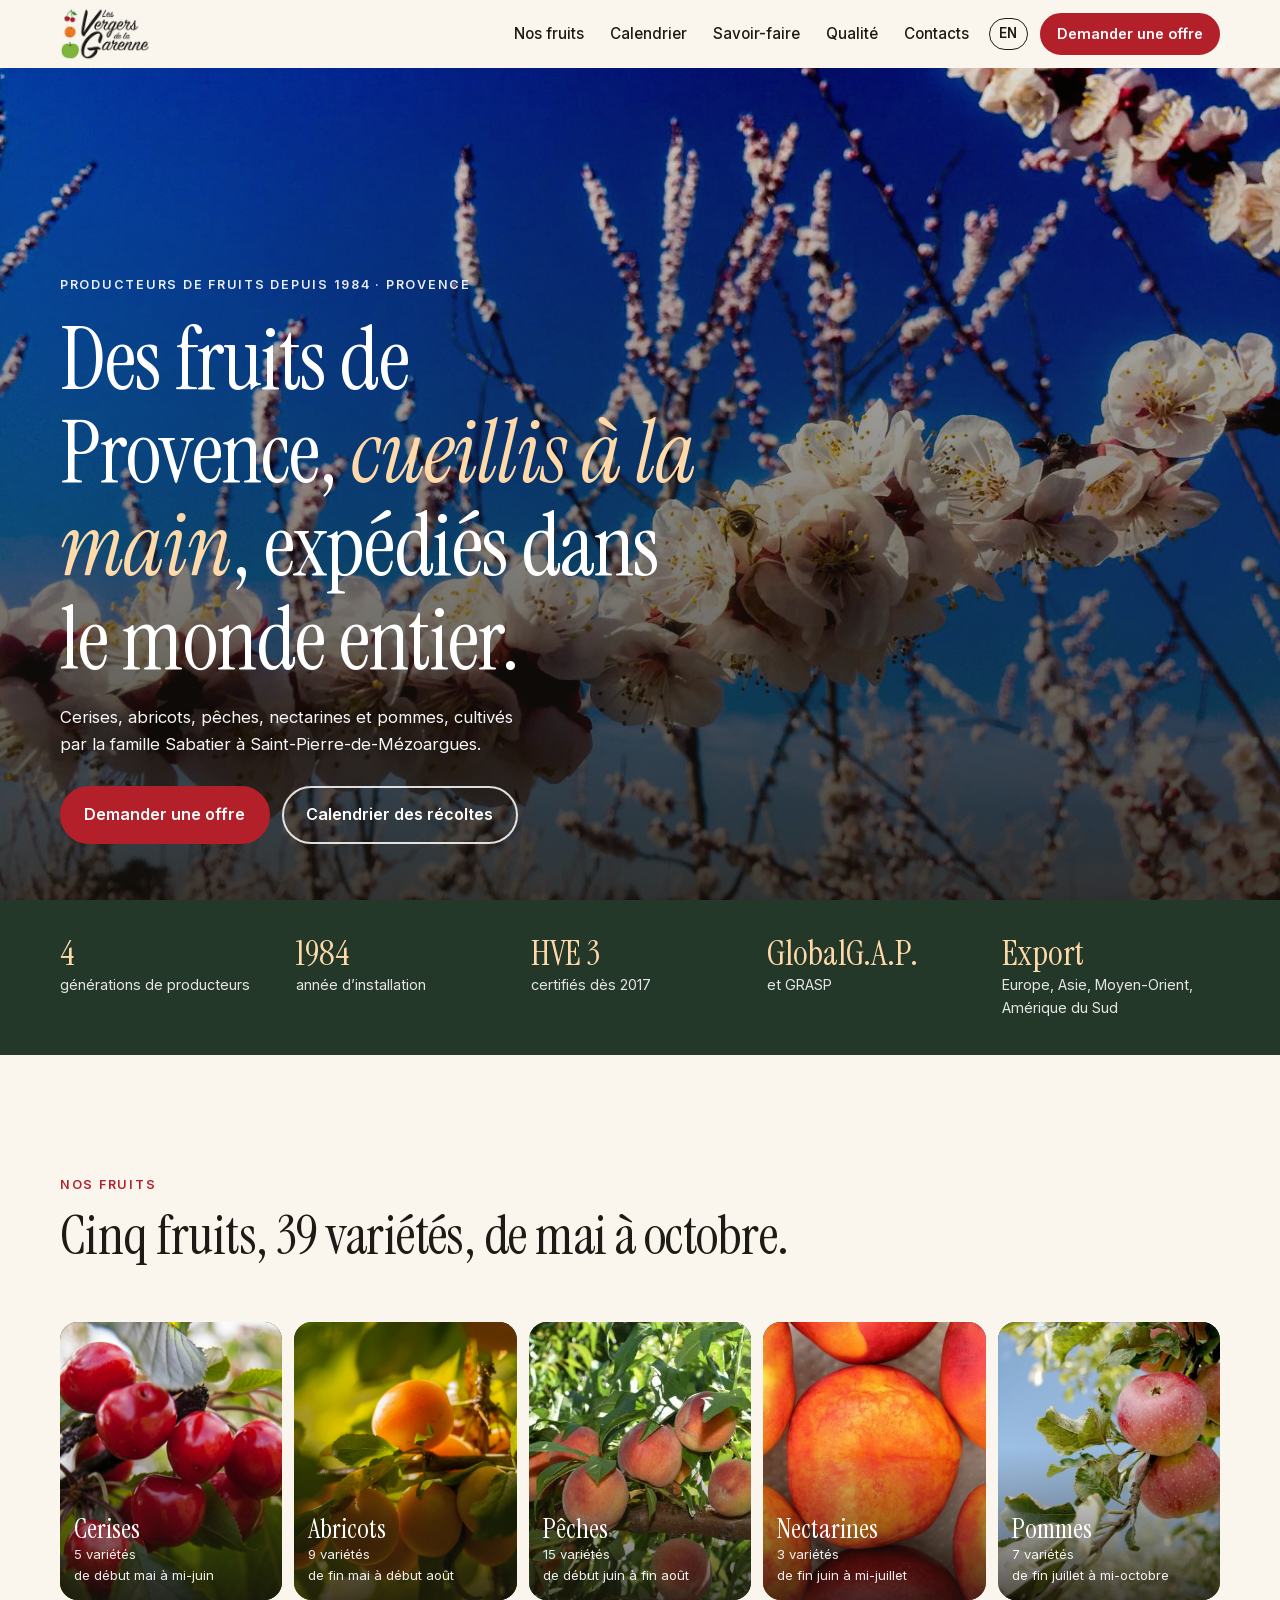
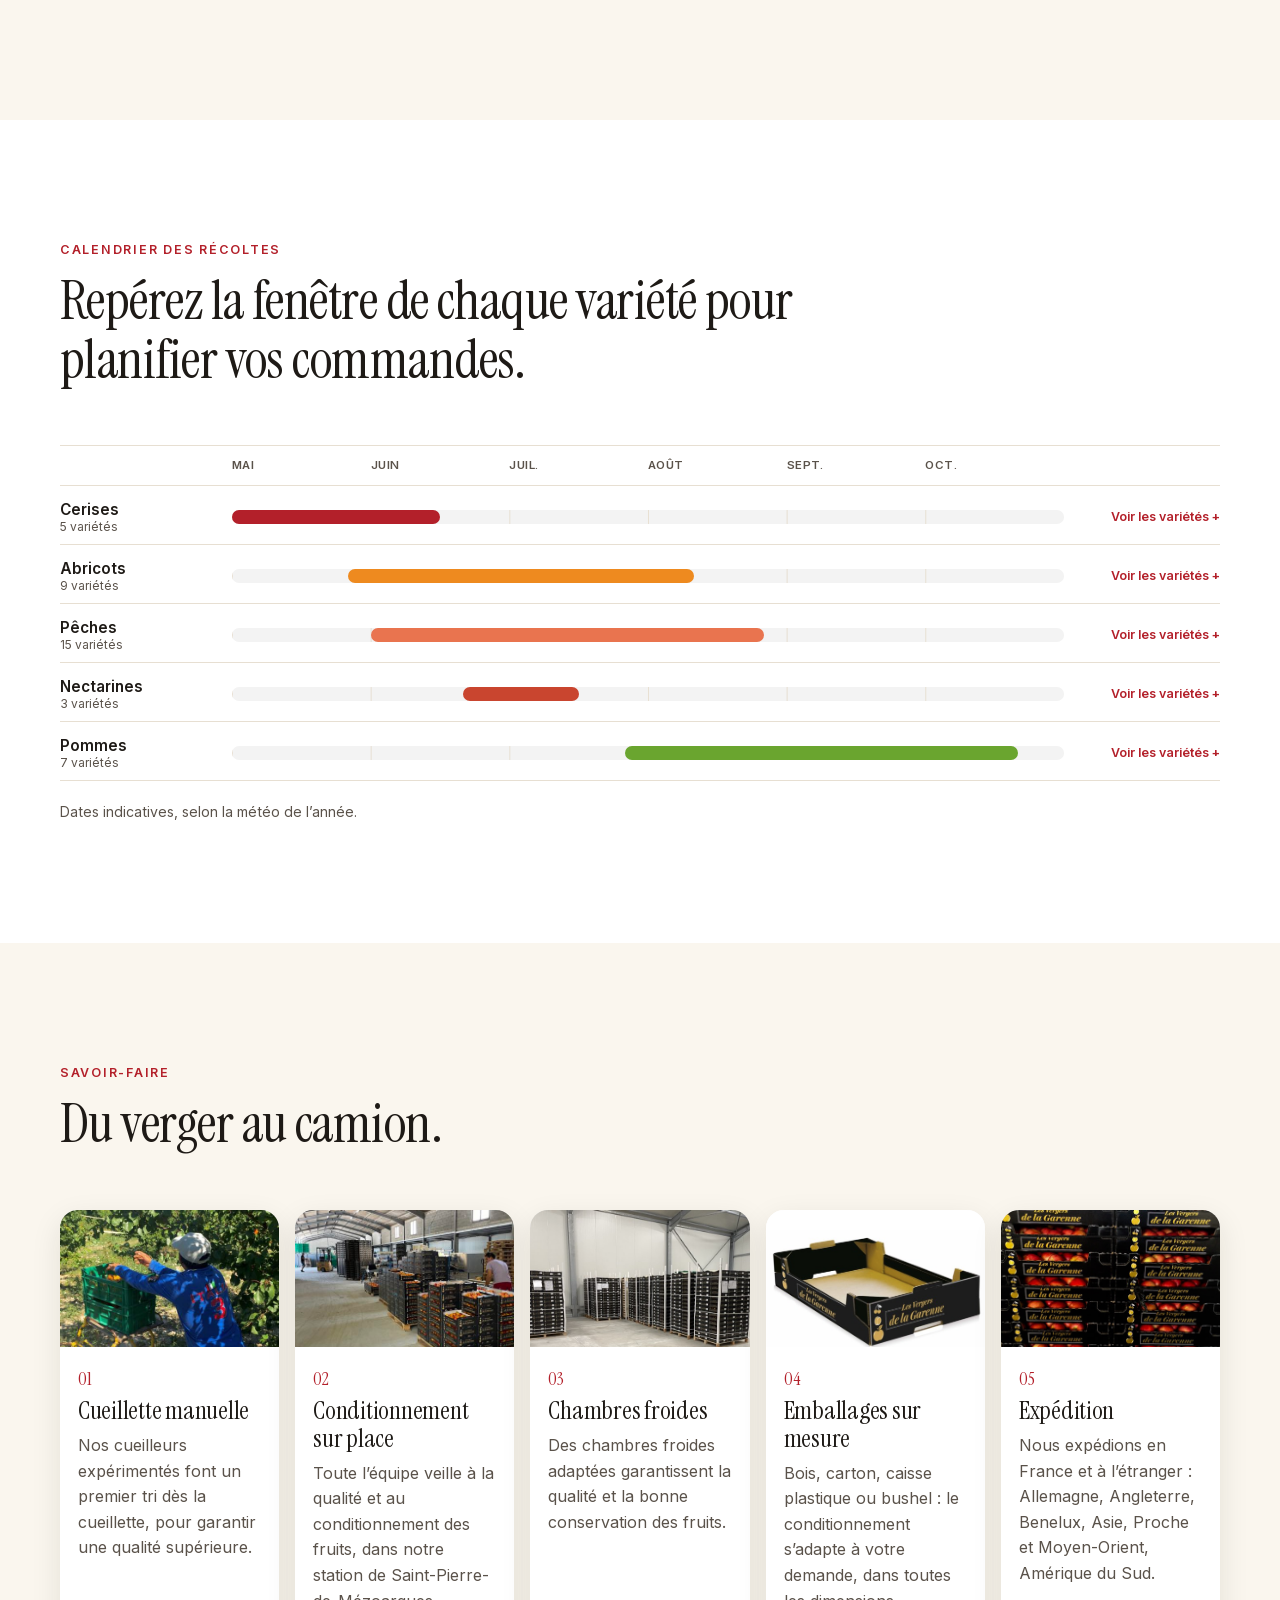
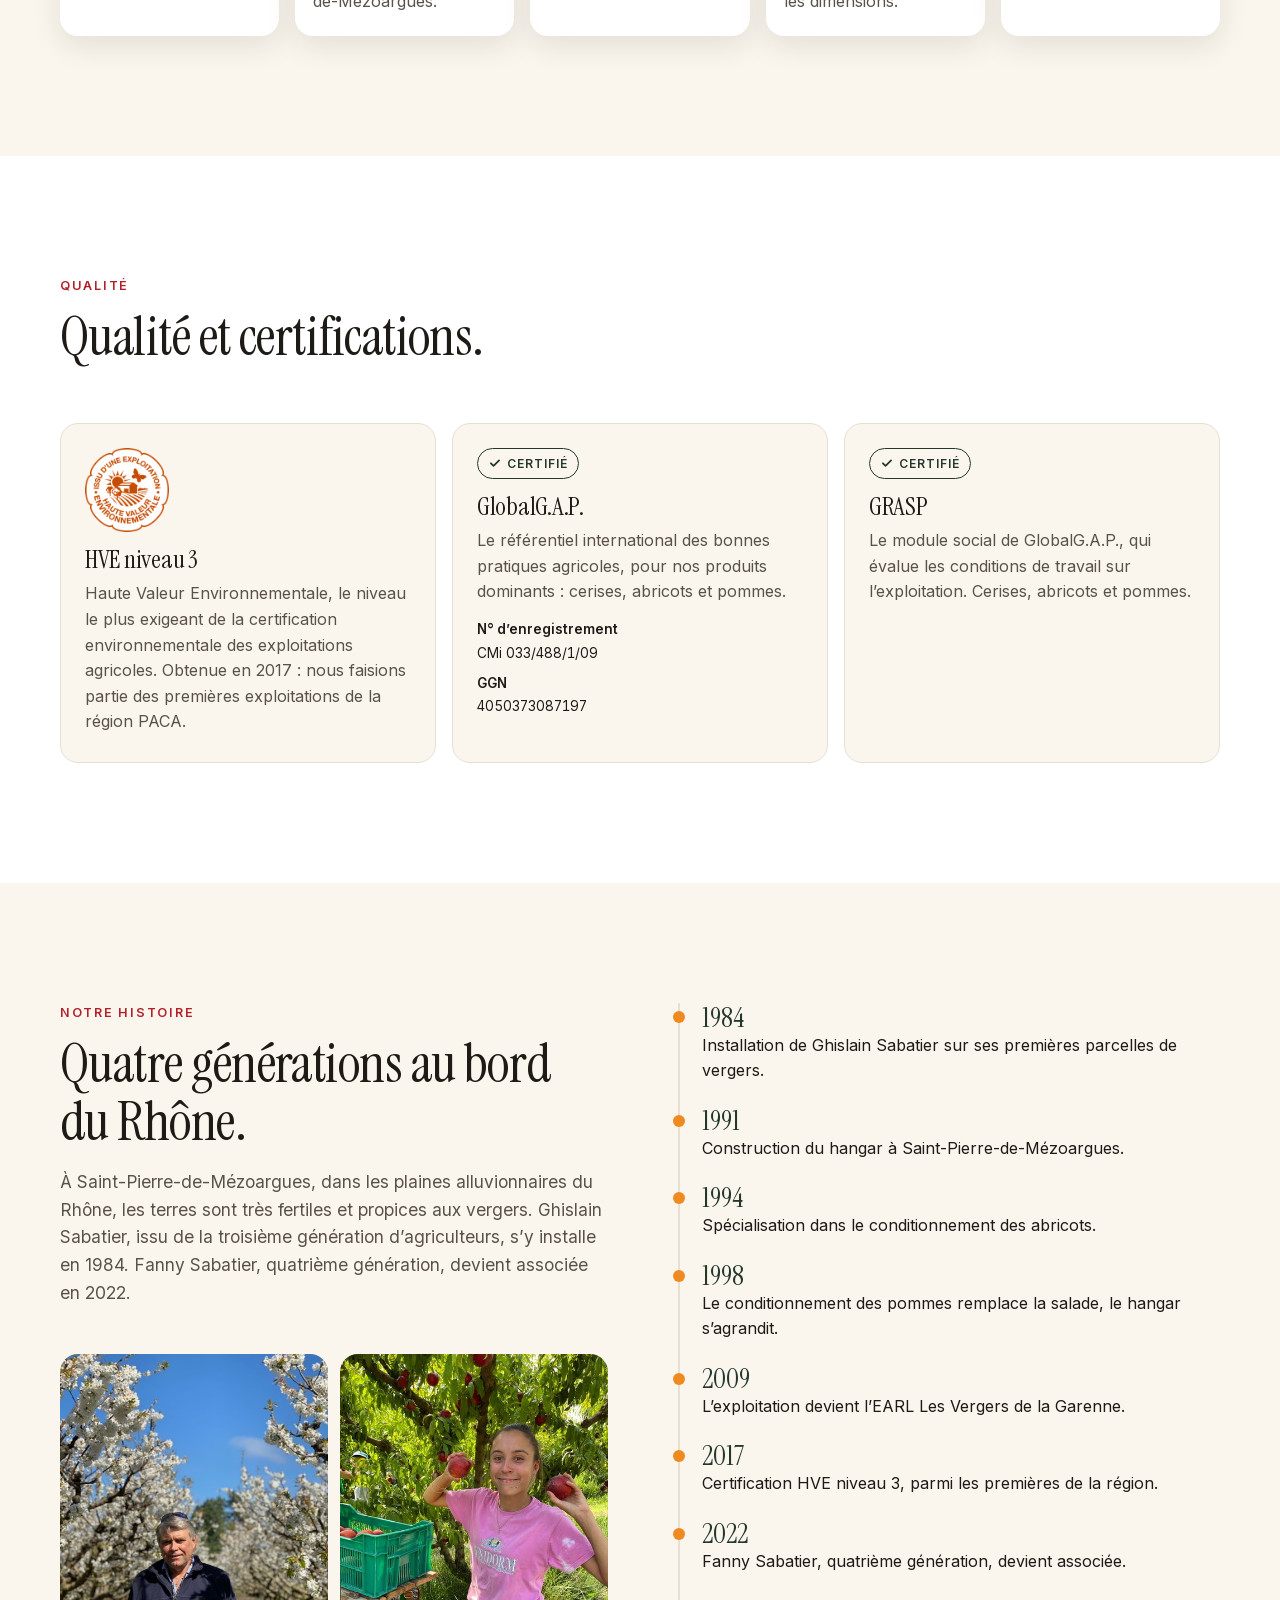
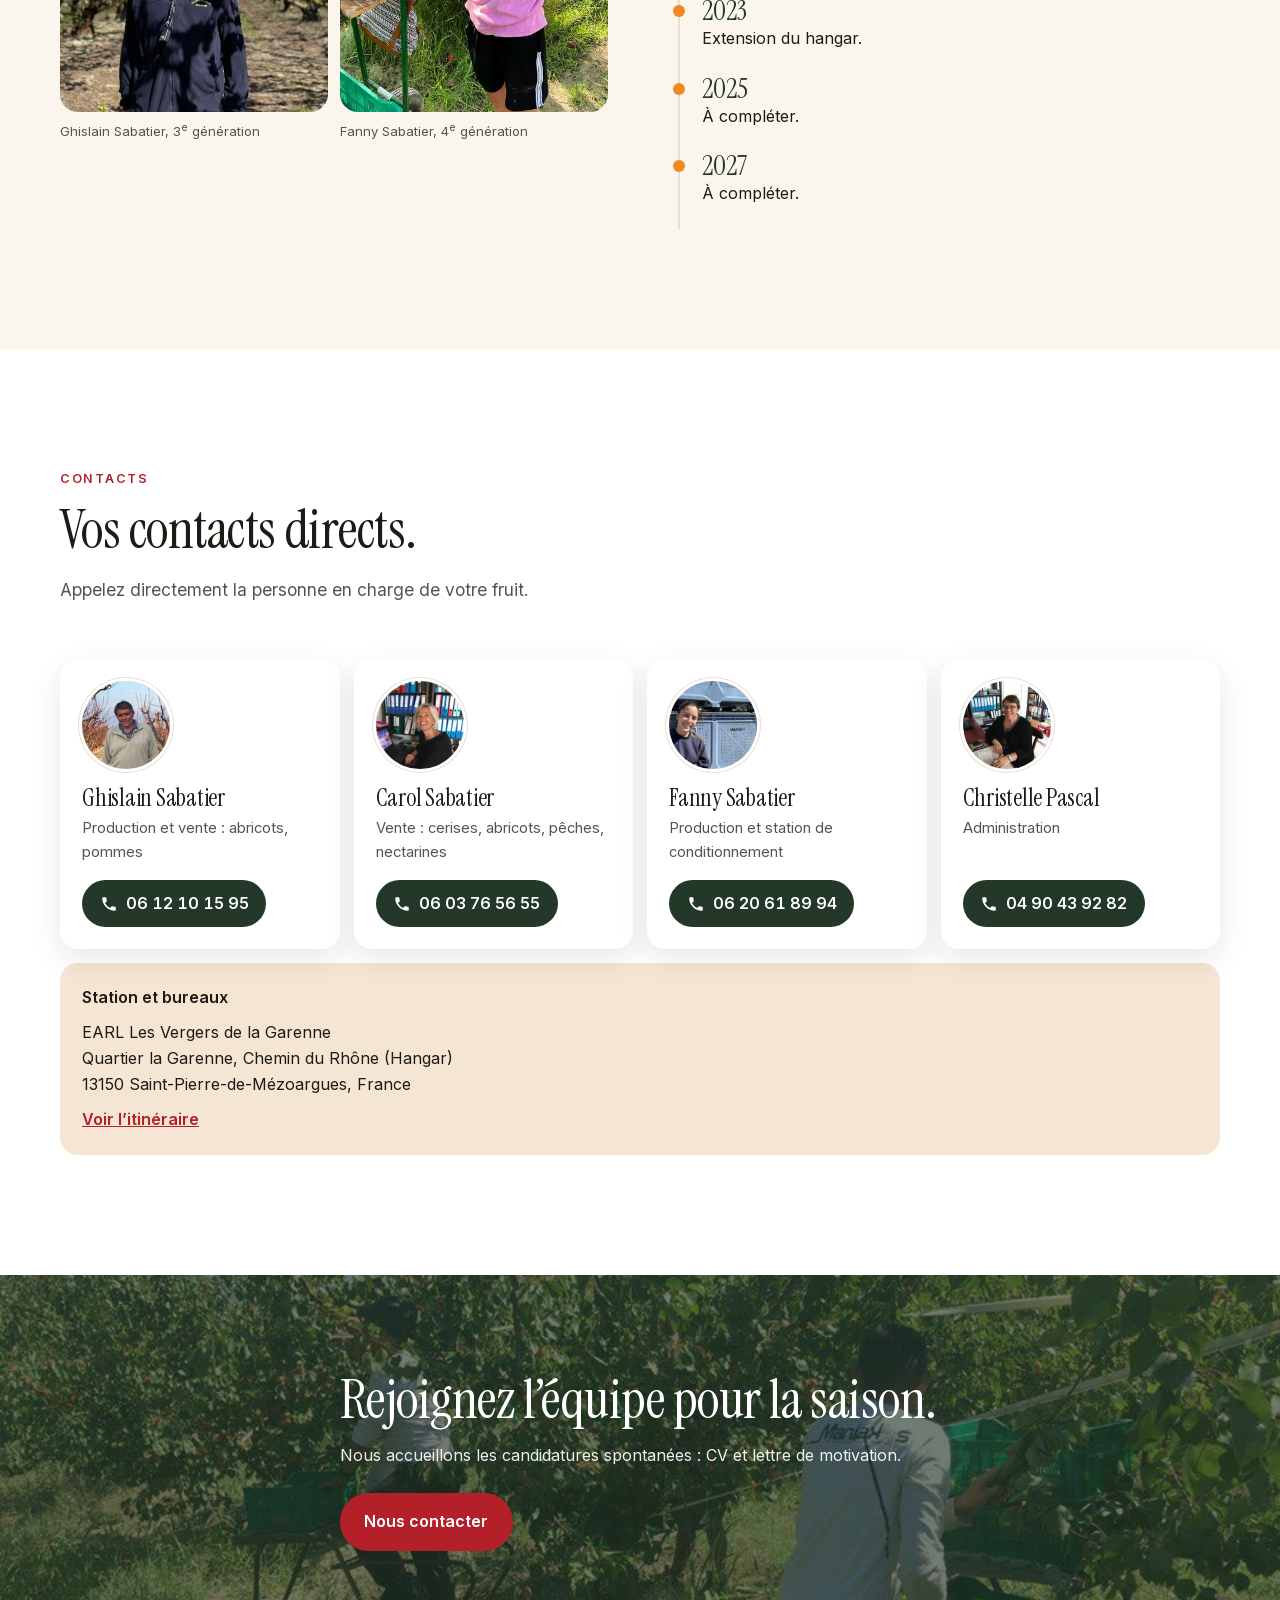
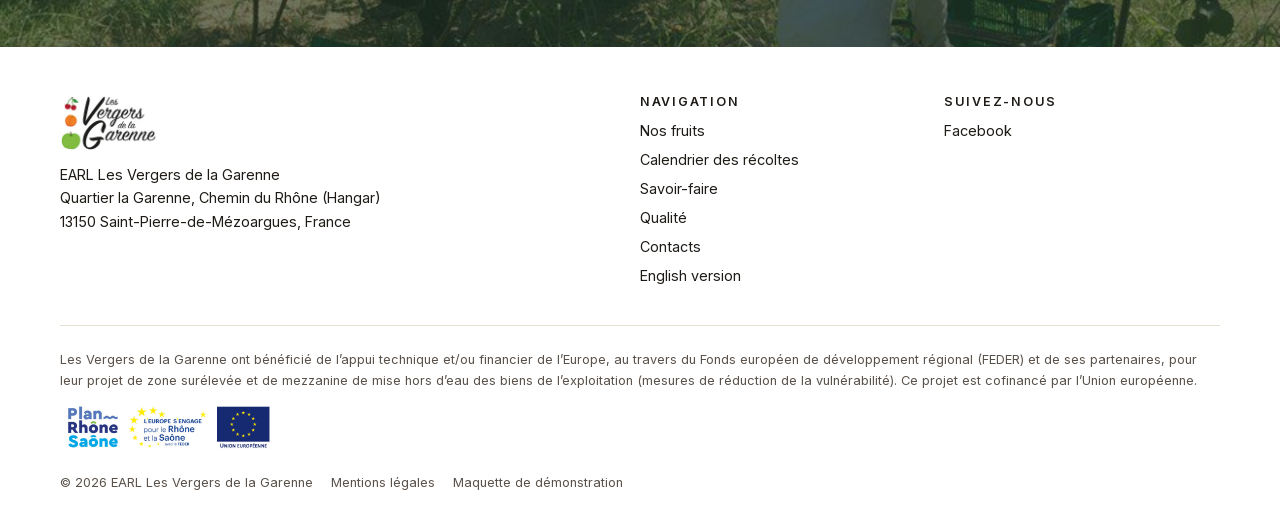
<file: index.html>
<!doctype html>
<html lang="fr">
<head>
<meta charset="utf-8">
<meta name="viewport" content="width=device-width, initial-scale=1">
<title>Les Vergers de la Garenne | Producteur-expéditeur de fruits en Provence</title>
<meta name="description" content="Cerises, abricots, pêches, nectarines et pommes cueillis à la main à Saint-Pierre-de-Mézoargues et expédiés en France et à l'export. Exploitation certifiée HVE niveau 3 et GlobalG.A.P.">
<meta name="robots" content="noindex, nofollow">
<meta name="color-scheme" content="light">
<link rel="alternate" hreflang="fr" href="https://gregory-pignolet.github.io/maquette-vg/">
<link rel="alternate" hreflang="en" href="https://gregory-pignolet.github.io/maquette-vg/en/">
<meta property="og:type" content="website">
<meta property="og:site_name" content="Les Vergers de la Garenne">
<meta property="og:title" content="Les Vergers de la Garenne | Producteur-expéditeur de fruits en Provence">
<meta property="og:description" content="Cerises, abricots, pêches, nectarines et pommes cueillis à la main à Saint-Pierre-de-Mézoargues et expédiés en France et à l’export.">
<meta property="og:url" content="https://gregory-pignolet.github.io/maquette-vg/">
<meta property="og:image" content="https://gregory-pignolet.github.io/maquette-vg/assets/og-image.jpg">
<meta property="og:image:width" content="1200">
<meta property="og:image:height" content="630">
<meta property="og:locale" content="fr_FR">
<meta name="twitter:card" content="summary_large_image">
<link rel="icon" type="image/svg+xml" href="assets/favicon.svg">
<link rel="preload" href="assets/fonts/instrument-serif-regular.woff2" as="font" type="font/woff2" crossorigin>
<link rel="preload" href="assets/fonts/instrument-serif-italic.woff2" as="font" type="font/woff2" crossorigin>
<link rel="stylesheet" href="styles.css">
<script>document.documentElement.classList.add('js');setTimeout(function(){if(!window.vgMotion){document.documentElement.classList.remove('js')}},2500)</script>
<script src="motion.js" defer></script>
</head>
<body>
<a class="skip" href="#contenu">Aller au contenu</a>

<header class="site-header">
  <div class="wrap header-inner">
    <a class="brand" href="#accueil"><img src="assets/logo.jpg" alt="Les Vergers de la Garenne" width="200" height="116"></a>
    <button class="burger" type="button" aria-expanded="false" aria-controls="menu"><span class="visually-hidden">Menu</span><span class="burger-bars" aria-hidden="true"></span></button>
    <nav id="menu" class="nav" aria-label="Navigation principale">
      <a href="#fruits">Nos fruits</a>
      <a href="#calendrier">Calendrier</a>
      <a href="#savoir-faire">Savoir-faire</a>
      <a href="#qualite">Qualité</a>
      <a href="#contacts">Contacts</a>
    </nav>
    <a class="lang-switch" href="en/" hreflang="en" lang="en">EN<span class="visually-hidden"> (English version)</span></a>
    <a class="btn btn--small" href="#contacts">Demander une offre</a>
  </div>
</header>

<main id="contenu">

<section id="accueil" class="hero">
  <picture><source media="(max-width: 699px)" srcset="assets/photos/hero-mobile.jpg" width="825" height="1100"><img class="hero-img" src="assets/photos/hero.jpg" alt="Verger en fleurs au printemps, en Provence" width="1632" height="1224" fetchpriority="high"></picture>
  <div class="hero-shade" aria-hidden="true"></div>
  <div class="wrap hero-content">
    <p class="kicker">Producteurs de fruits depuis 1984 · Provence</p>
    <h1>Des fruits de Provence, <em>cueillis à la main</em>, expédiés dans le monde entier.</h1>
    <p class="hero-sub">Cerises, abricots, pêches, nectarines et pommes, cultivés par la famille Sabatier à Saint-Pierre-de-Mézoargues.</p>
    <div class="hero-ctas">
      <a class="btn" href="#contacts">Demander une offre</a>
      <a class="btn btn--ghost" href="#calendrier">Calendrier des récoltes</a>
    </div>
  </div>
</section>

<section id="preuves" class="proofs" aria-label="Nos repères">
  <ul class="wrap proofs-list">
    <li class="rv"><strong>4</strong><span>générations de producteurs</span></li>
    <li class="rv"><strong data-count="1984" data-from="1950">1984</strong><span>année d’installation</span></li>
    <li class="rv"><strong>HVE 3</strong><span>certifiés dès 2017</span></li>
    <li class="rv"><strong>GlobalG.A.P.</strong><span>et GRASP</span></li>
    <li class="rv"><strong>Export</strong><span>Europe, Asie, Moyen-Orient, Amérique du Sud</span></li>
  </ul>
</section>

<section id="fruits" class="section">
  <div class="wrap">
    <header class="section-head rv">
      <p class="eyebrow">Nos fruits</p>
      <h2>Cinq fruits, 39 variétés, de mai à octobre.</h2>
    </header>
    <ul class="fruit-grid">
      <li class="fruit-card rv-media"><a href="#calendrier"><img src="assets/photos/fruit-cerises.jpg" srcset="assets/photos/fruit-cerises-600.jpg 600w, assets/photos/fruit-cerises.jpg 1000w" sizes="(min-width: 1000px) 20vw, (min-width: 700px) 33vw, 100vw" alt="Cerises rouges sur la branche" width="1000" height="666" loading="lazy"><span class="fruit-card-body"><span class="fruit-name">Cerises</span><span class="fruit-meta">5 variétés<br>de début mai à mi-juin</span></span></a></li>
      <li class="fruit-card rv-media"><a href="#calendrier"><img src="assets/photos/fruit-abricots.jpg" srcset="assets/photos/fruit-abricots-600.jpg 600w, assets/photos/fruit-abricots.jpg 1000w" sizes="(min-width: 1000px) 20vw, (min-width: 700px) 33vw, 50vw" alt="Abricots mûrs sur l'arbre" width="1000" height="665" loading="lazy"><span class="fruit-card-body"><span class="fruit-name">Abricots</span><span class="fruit-meta">9 variétés<br>de fin mai à début août</span></span></a></li>
      <li class="fruit-card rv-media"><a href="#calendrier"><img src="assets/photos/fruit-peches.jpg" srcset="assets/photos/fruit-peches-600.jpg 600w, assets/photos/fruit-peches.jpg 1000w" sizes="(min-width: 1000px) 20vw, (min-width: 700px) 33vw, 50vw" alt="Pêches sur l'arbre" width="1000" height="666" loading="lazy"><span class="fruit-card-body"><span class="fruit-name">Pêches</span><span class="fruit-meta">15 variétés<br>de début juin à fin août</span></span></a></li>
      <li class="fruit-card rv-media"><a href="#calendrier"><img src="assets/photos/fruit-nectarines.jpg" srcset="assets/photos/fruit-nectarines-600.jpg 600w, assets/photos/fruit-nectarines.jpg 1000w" sizes="(min-width: 1000px) 20vw, (min-width: 700px) 33vw, 50vw" alt="Nectarines" width="1000" height="666" loading="lazy"><span class="fruit-card-body"><span class="fruit-name">Nectarines</span><span class="fruit-meta">3 variétés<br>de fin juin à mi-juillet</span></span></a></li>
      <li class="fruit-card rv-media"><a href="#calendrier"><img src="assets/photos/fruit-pommes.jpg" srcset="assets/photos/fruit-pommes-600.jpg 600w, assets/photos/fruit-pommes.jpg 1000w" sizes="(min-width: 1000px) 20vw, (min-width: 700px) 33vw, 50vw" alt="Pommes sur l'arbre" width="1000" height="665" loading="lazy"><span class="fruit-card-body"><span class="fruit-name">Pommes</span><span class="fruit-meta">7 variétés<br>de fin juillet à mi-octobre</span></span></a></li>
    </ul>
  </div>
</section>

<section id="calendrier" class="section section--paper">
  <div class="wrap">
    <header class="section-head rv">
      <p class="eyebrow">Calendrier des récoltes</p>
      <h2>Repérez la fenêtre de chaque variété pour planifier vos commandes.</h2>
    </header>
    <!-- CALENDRIER:START -->
<div class="cal" role="group" aria-label="Calendrier des récoltes, de mai à octobre">
<div class="cal-head" aria-hidden="true"><span class="cal-label"></span><span class="cal-months"><span>Mai</span><span>Juin</span><span>Juil.</span><span>Août</span><span>Sept.</span><span>Oct.</span></span></div>
<details class="cal-fruit cal-fruit--cerise">
<summary><span class="cal-row"><span class="cal-label">Cerises <small>5 variétés</small></span><span class="cal-track"><span class="cal-bar" style="grid-column:1 / 10"></span></span><span class="visually-hidden">du 1er mai au 15 juin</span><span class="cal-more">Voir les variétés</span></span></summary>
<ul class="cal-varieties">
<li class="cal-variety"><span class="cal-row"><span class="cal-label">Burlat</span><span class="cal-track"><span class="cal-bar" style="grid-column:1 / 5"></span></span><span class="visually-hidden">du 1er mai au 20 mai</span></span></li>
<li class="cal-variety"><span class="cal-row"><span class="cal-label">Folfer</span><span class="cal-track"><span class="cal-bar" style="grid-column:4 / 7"></span></span><span class="visually-hidden">du 16 mai au 30 mai</span></span></li>
<li class="cal-variety"><span class="cal-row"><span class="cal-label">Summit</span><span class="cal-track"><span class="cal-bar" style="grid-column:5 / 8"></span></span><span class="visually-hidden">du 21 mai au 5 juin</span></span></li>
<li class="cal-variety"><span class="cal-row"><span class="cal-label">Stark-Hardy-Giant</span><span class="cal-track"><span class="cal-bar" style="grid-column:5 / 8"></span></span><span class="visually-hidden">du 21 mai au 5 juin</span></span></li>
<li class="cal-variety"><span class="cal-row"><span class="cal-label">Noire de Meched</span><span class="cal-track"><span class="cal-bar" style="grid-column:7 / 10"></span></span><span class="visually-hidden">du 1er juin au 15 juin</span></span></li>
</ul></details>
<details class="cal-fruit cal-fruit--abricot">
<summary><span class="cal-row"><span class="cal-label">Abricots <small>9 variétés</small></span><span class="cal-track"><span class="cal-bar" style="grid-column:6 / 21"></span></span><span class="visually-hidden">du 26 mai au 10 août</span><span class="cal-more">Voir les variétés</span></span></summary>
<ul class="cal-varieties">
<li class="cal-variety"><span class="cal-row"><span class="cal-label">Silvercot</span><span class="cal-track"><span class="cal-bar" style="grid-column:6 / 9"></span></span><span class="visually-hidden">du 26 mai au 10 juin</span></span></li>
<li class="cal-variety"><span class="cal-row"><span class="cal-label">Robada</span><span class="cal-track"><span class="cal-bar" style="grid-column:7 / 10"></span></span><span class="visually-hidden">du 1er juin au 15 juin</span></span></li>
<li class="cal-variety"><span class="cal-row"><span class="cal-label">Jumbo-Cot</span><span class="cal-track"><span class="cal-bar" style="grid-column:9 / 15"></span></span><span class="visually-hidden">du 11 juin au 10 juillet</span></span></li>
<li class="cal-variety"><span class="cal-row"><span class="cal-label">Apriqueen</span><span class="cal-track"><span class="cal-bar" style="grid-column:9 / 12"></span></span><span class="visually-hidden">du 11 juin au 25 juin</span></span></li>
<li class="cal-variety"><span class="cal-row"><span class="cal-label">Bergarouge</span><span class="cal-track"><span class="cal-bar" style="grid-column:11 / 15"></span></span><span class="visually-hidden">du 21 juin au 10 juillet</span></span></li>
<li class="cal-variety"><span class="cal-row"><span class="cal-label">Anegat</span><span class="cal-track"><span class="cal-bar" style="grid-column:14 / 17"></span></span><span class="visually-hidden">du 6 juillet au 20 juillet</span></span></li>
<li class="cal-variety"><span class="cal-row"><span class="cal-label">Faralia</span><span class="cal-track"><span class="cal-bar" style="grid-column:14 / 18"></span></span><span class="visually-hidden">du 6 juillet au 25 juillet</span></span></li>
<li class="cal-variety"><span class="cal-row"><span class="cal-label">Farely</span><span class="cal-track"><span class="cal-bar" style="grid-column:16 / 19"></span></span><span class="visually-hidden">du 16 juillet au 30 juillet</span></span></li>
<li class="cal-variety"><span class="cal-row"><span class="cal-label">Farbaly</span><span class="cal-track"><span class="cal-bar" style="grid-column:18 / 21"></span></span><span class="visually-hidden">du 26 juillet au 10 août</span></span></li>
</ul></details>
<details class="cal-fruit cal-fruit--peche">
<summary><span class="cal-row"><span class="cal-label">Pêches <small>15 variétés</small></span><span class="cal-track"><span class="cal-bar" style="grid-column:7 / 24"></span></span><span class="visually-hidden">du 1er juin au 25 août</span><span class="cal-more">Voir les variétés</span></span></summary>
<ul class="cal-varieties">
<li class="cal-variety"><span class="cal-row"><span class="cal-label">Kaoliane <small>blanche</small></span><span class="cal-track"><span class="cal-bar" style="grid-column:7 / 9"></span></span><span class="visually-hidden">du 1er juin au 10 juin</span></span></li>
<li class="cal-variety"><span class="cal-row"><span class="cal-label">Onyx <small>blanche</small></span><span class="cal-track"><span class="cal-bar" style="grid-column:9 / 11"></span></span><span class="visually-hidden">du 11 juin au 20 juin</span></span></li>
<li class="cal-variety"><span class="cal-row"><span class="cal-label">Barbara <small>blanche</small></span><span class="cal-track"><span class="cal-bar" style="grid-column:10 / 12"></span></span><span class="visually-hidden">du 16 juin au 25 juin</span></span></li>
<li class="cal-variety"><span class="cal-row"><span class="cal-label">Caprice <small>blanche</small></span><span class="cal-track"><span class="cal-bar" style="grid-column:10 / 12"></span></span><span class="visually-hidden">du 16 juin au 25 juin</span></span></li>
<li class="cal-variety"><span class="cal-row"><span class="cal-label">Ivoire <small>blanche</small></span><span class="cal-track"><span class="cal-bar" style="grid-column:11 / 13"></span></span><span class="visually-hidden">du 21 juin au 30 juin</span></span></li>
<li class="cal-variety"><span class="cal-row"><span class="cal-label">Elise <small>blanche</small></span><span class="cal-track"><span class="cal-bar" style="grid-column:13 / 15"></span></span><span class="visually-hidden">du 1er juillet au 10 juillet</span></span></li>
<li class="cal-variety"><span class="cal-row"><span class="cal-label">Whitered <small>blanche</small></span><span class="cal-track"><span class="cal-bar" style="grid-column:13 / 15"></span></span><span class="visually-hidden">du 1er juillet au 10 juillet</span></span></li>
<li class="cal-variety"><span class="cal-row"><span class="cal-label">Fidelia <small>blanche</small></span><span class="cal-track"><span class="cal-bar" style="grid-column:14 / 17"></span></span><span class="visually-hidden">du 6 juillet au 20 juillet</span></span></li>
<li class="cal-variety"><span class="cal-row"><span class="cal-label">Summer-Sweet <small>blanche</small></span><span class="cal-track"><span class="cal-bar" style="grid-column:15 / 18"></span></span><span class="visually-hidden">du 11 juillet au 25 juillet</span></span></li>
<li class="cal-variety"><span class="cal-row"><span class="cal-label">Bellerime <small>blanche</small></span><span class="cal-track"><span class="cal-bar" style="grid-column:16 / 19"></span></span><span class="visually-hidden">du 16 juillet au 30 juillet</span></span></li>
<li class="cal-variety"><span class="cal-row"><span class="cal-label">Bel-Lady <small>jaune</small></span><span class="cal-track"><span class="cal-bar" style="grid-column:17 / 20"></span></span><span class="visually-hidden">du 21 juillet au 5 août</span></span></li>
<li class="cal-variety"><span class="cal-row"><span class="cal-label">Gratia <small>blanche</small></span><span class="cal-track"><span class="cal-bar" style="grid-column:17 / 20"></span></span><span class="visually-hidden">du 21 juillet au 5 août</span></span></li>
<li class="cal-variety"><span class="cal-row"><span class="cal-label">Valentine <small>blanche</small></span><span class="cal-track"><span class="cal-bar" style="grid-column:19 / 21"></span></span><span class="visually-hidden">du 1er août au 10 août</span></span></li>
<li class="cal-variety"><span class="cal-row"><span class="cal-label">Couloured <small>blanche</small></span><span class="cal-track"><span class="cal-bar" style="grid-column:21 / 24"></span></span><span class="visually-hidden">du 11 août au 25 août</span></span></li>
<li class="cal-variety"><span class="cal-row"><span class="cal-label">Belly <small>jaune</small></span><span class="cal-track"><span class="cal-bar" style="grid-column:21 / 24"></span></span><span class="visually-hidden">du 11 août au 25 août</span></span></li>
</ul></details>
<details class="cal-fruit cal-fruit--nectarine">
<summary><span class="cal-row"><span class="cal-label">Nectarines <small>3 variétés</small></span><span class="cal-track"><span class="cal-bar" style="grid-column:11 / 16"></span></span><span class="visually-hidden">du 21 juin au 15 juillet</span><span class="cal-more">Voir les variétés</span></span></summary>
<ul class="cal-varieties">
<li class="cal-variety"><span class="cal-row"><span class="cal-label">Cristal <small>blanche</small></span><span class="cal-track"><span class="cal-bar" style="grid-column:11 / 13"></span></span><span class="visually-hidden">du 21 juin au 30 juin</span></span></li>
<li class="cal-variety"><span class="cal-row"><span class="cal-label">Pelire <small>jaune</small></span><span class="cal-track"><span class="cal-bar" style="grid-column:11 / 14"></span></span><span class="visually-hidden">du 21 juin au 5 juillet</span></span></li>
<li class="cal-variety"><span class="cal-row"><span class="cal-label">Magique <small>blanche</small></span><span class="cal-track"><span class="cal-bar" style="grid-column:13 / 16"></span></span><span class="visually-hidden">du 1er juillet au 15 juillet</span></span></li>
</ul></details>
<details class="cal-fruit cal-fruit--pomme">
<summary><span class="cal-row"><span class="cal-label">Pommes <small>7 variétés</small></span><span class="cal-track"><span class="cal-bar" style="grid-column:18 / 35"></span></span><span class="visually-hidden">du 26 juillet au 20 octobre</span><span class="cal-more">Voir les variétés</span></span></summary>
<ul class="cal-varieties">
<li class="cal-variety"><span class="cal-row"><span class="cal-label">Gala</span><span class="cal-track"><span class="cal-bar" style="grid-column:18 / 24"></span></span><span class="visually-hidden">du 26 juillet au 25 août</span></span></li>
<li class="cal-variety"><span class="cal-row"><span class="cal-label">Reine des Reinettes</span><span class="cal-track"><span class="cal-bar" style="grid-column:19 / 26"></span></span><span class="visually-hidden">du 1er août au 5 septembre</span></span></li>
<li class="cal-variety"><span class="cal-row"><span class="cal-label">Granny Smith</span><span class="cal-track"><span class="cal-bar" style="grid-column:20 / 31"></span></span><span class="visually-hidden">du 6 août au 30 septembre</span></span></li>
<li class="cal-variety"><span class="cal-row"><span class="cal-label">Golden Delicious</span><span class="cal-track"><span class="cal-bar" style="grid-column:21 / 33"></span></span><span class="visually-hidden">du 11 août au 10 octobre</span></span></li>
<li class="cal-variety"><span class="cal-row"><span class="cal-label">Red Delicious</span><span class="cal-track"><span class="cal-bar" style="grid-column:23 / 30"></span></span><span class="visually-hidden">du 21 août au 25 septembre</span></span></li>
<li class="cal-variety"><span class="cal-row"><span class="cal-label">Story</span><span class="cal-track"><span class="cal-bar" style="grid-column:28 / 33"></span></span><span class="visually-hidden">du 16 septembre au 10 octobre</span></span></li>
<li class="cal-variety"><span class="cal-row"><span class="cal-label">Red Winter</span><span class="cal-track"><span class="cal-bar" style="grid-column:29 / 35"></span></span><span class="visually-hidden">du 21 septembre au 20 octobre</span></span></li>
</ul></details>
</div>
<!-- CALENDRIER:END -->
    <p class="note">Dates indicatives, selon la météo de l’année.</p>
  </div>
</section>

<section id="savoir-faire" class="section">
  <div class="wrap">
    <header class="section-head rv">
      <p class="eyebrow">Savoir-faire</p>
      <h2>Du verger au camion.</h2>
    </header>
    <ol class="steps">
      <li class="step rv"><img src="assets/photos/etape-cueillette.jpg" srcset="assets/photos/etape-cueillette-600.jpg 510w, assets/photos/etape-cueillette.jpg 960w" sizes="(min-width: 1000px) 20vw, (min-width: 700px) 50vw, 100vw" alt="Cueillette de fruits à la main dans le verger" width="960" height="960" loading="lazy"><div class="step-body"><span class="step-num">01</span><h3>Cueillette manuelle</h3><p>Nos cueilleurs expérimentés font un premier tri dès la cueillette, pour garantir une qualité supérieure.</p></div></li>
      <li class="step rv"><img src="assets/photos/etape-conditionnement.jpg" srcset="assets/photos/etape-conditionnement-600.jpg 600w, assets/photos/etape-conditionnement.jpg 1000w" sizes="(min-width: 1000px) 20vw, (min-width: 700px) 50vw, 100vw" alt="Conditionnement des fruits dans la station" width="1000" height="750" loading="lazy"><div class="step-body"><span class="step-num">02</span><h3>Conditionnement sur place</h3><p>Toute l’équipe veille à la qualité et au conditionnement des fruits, dans notre station de Saint-Pierre-de-Mézoargues.</p></div></li>
      <li class="step rv"><img src="assets/photos/etape-chambres-froides.jpg" srcset="assets/photos/etape-chambres-froides-600.jpg 600w, assets/photos/etape-chambres-froides.jpg 1000w" sizes="(min-width: 1000px) 20vw, (min-width: 700px) 50vw, 100vw" alt="Fruits stockés en chambre froide" width="1000" height="563" loading="lazy"><div class="step-body"><span class="step-num">03</span><h3>Chambres froides</h3><p>Des chambres froides adaptées garantissent la qualité et la bonne conservation des fruits.</p></div></li>
      <li class="step rv"><img src="assets/photos/etape-emballages.jpg" alt="Fruits conditionnés en cagettes" width="492" height="343" loading="lazy"><div class="step-body"><span class="step-num">04</span><h3>Emballages sur mesure</h3><p>Bois, carton, caisse plastique ou bushel : le conditionnement s’adapte à votre demande, dans toutes les dimensions.</p></div></li>
      <li class="step rv"><img src="assets/photos/etape-expedition.jpg" alt="Palettes de fruits prêtes à l'expédition" width="447" height="596" loading="lazy"><div class="step-body"><span class="step-num">05</span><h3>Expédition</h3><p>Nous expédions en France et à l’étranger : Allemagne, Angleterre, Benelux, Asie, Proche et Moyen-Orient, Amérique du Sud.</p></div></li>
    </ol>
  </div>
</section>

<section id="qualite" class="section section--paper">
  <div class="wrap">
    <header class="section-head rv">
      <p class="eyebrow">Qualité</p>
      <h2>Qualité et certifications.</h2>
    </header>
    <div class="quality-grid">
      <article class="quality-card rv">
        <img src="assets/certifs/hve.png" alt="Logo Haute Valeur Environnementale" width="200" height="200" loading="lazy">
        <h3>HVE niveau 3</h3>
        <p>Haute Valeur Environnementale, le niveau le plus exigeant de la certification environnementale des exploitations agricoles. Obtenue en 2017 : nous faisions partie des premières exploitations de la région PACA.</p>
      </article>
      <article class="quality-card rv">
        <span class="badge" aria-hidden="true"><svg viewBox="0 0 24 24" fill="none" stroke="currentColor" stroke-width="3" stroke-linecap="round" stroke-linejoin="round"><path d="M5 12.5l4.5 4.5L19 7.5"/></svg>Certifié</span>
        <h3>GlobalG.A.P.</h3>
        <p>Le référentiel international des bonnes pratiques agricoles, pour nos produits dominants : cerises, abricots et pommes.</p>
        <dl class="facts"><dt>N° d’enregistrement</dt><dd>CMi 033/488/1/09</dd><dt>GGN</dt><dd>4050373087197</dd></dl>
      </article>
      <article class="quality-card rv">
        <span class="badge" aria-hidden="true"><svg viewBox="0 0 24 24" fill="none" stroke="currentColor" stroke-width="3" stroke-linecap="round" stroke-linejoin="round"><path d="M5 12.5l4.5 4.5L19 7.5"/></svg>Certifié</span>
        <h3>GRASP</h3>
        <p>Le module social de GlobalG.A.P., qui évalue les conditions de travail sur l’exploitation. Cerises, abricots et pommes.</p>
      </article>
    </div>
  </div>
</section>

<section id="histoire" class="section">
  <div class="wrap history-layout">
    <div class="history-col">
      <header class="section-head rv">
        <p class="eyebrow">Notre histoire</p>
        <h2>Quatre générations au bord du Rhône.</h2>
        <p class="lead">À Saint-Pierre-de-Mézoargues, dans les plaines alluvionnaires du Rhône, les terres sont très fertiles et propices aux vergers. Ghislain Sabatier, issu de la troisième génération d’agriculteurs, s’y installe en 1984. Fanny Sabatier, quatrième génération, devient associée en 2022.</p>
      </header>
      <div class="history-photos">
        <figure class="history-photo rv"><img class="history-photo-img" src="assets/photos/histoire-ghislain.jpg" alt="Ghislain Sabatier dans un verger en fleurs" width="480" height="640" loading="lazy"><figcaption>Ghislain Sabatier, 3<sup>e</sup> génération</figcaption></figure>
        <figure class="history-photo rv"><img class="history-photo-img" src="assets/photos/histoire-fanny.jpg" alt="Fanny Sabatier dans le verger, pendant la récolte" width="480" height="640" loading="lazy"><figcaption>Fanny Sabatier, 4<sup>e</sup> génération</figcaption></figure>
      </div>
    </div>
    <ol class="timeline">
      <li class="rv"><strong>1984</strong>Installation de Ghislain Sabatier sur ses premières parcelles de vergers.</li>
      <li class="rv"><strong>1991</strong>Construction du hangar à Saint-Pierre-de-Mézoargues.</li>
      <li class="rv"><strong>1994</strong>Spécialisation dans le conditionnement des abricots.</li>
      <li class="rv"><strong>1998</strong>Le conditionnement des pommes remplace la salade, le hangar s’agrandit.</li>
      <li class="rv"><strong>2009</strong>L’exploitation devient l’EARL Les Vergers de la Garenne.</li>
      <li class="rv"><strong>2017</strong>Certification HVE niveau 3, parmi les premières de la région.</li>
      <li class="rv"><strong>2022</strong>Fanny Sabatier, quatrième génération, devient associée.</li>
      <li class="rv"><strong>2023</strong>Extension du hangar.</li>
      <li class="rv"><strong>2025</strong>À compléter.</li>
      <li class="rv"><strong>2027</strong>À compléter.</li>
    </ol>
  </div>
</section>

<section id="contacts" class="section section--paper">
  <div class="wrap">
    <header class="section-head rv">
      <p class="eyebrow">Contacts</p>
      <h2>Vos contacts directs.</h2>
      <p class="lead">Appelez directement la personne en charge de votre fruit.</p>
    </header>
    <div class="contact-grid">
      <article class="contact-card rv"><img class="contact-photo" src="assets/photos/contact-ghislain.jpg" alt="Portrait de Ghislain Sabatier" width="240" height="320" loading="lazy"><h3>Ghislain Sabatier</h3><p class="contact-role">Production et vente : abricots, pommes</p><a class="contact-tel" href="tel:+33612101595"><svg viewBox="0 0 24 24" aria-hidden="true" fill="currentColor"><path d="M6.6 10.8a15.1 15.1 0 0 0 6.6 6.6l2.2-2.2a1 1 0 0 1 1-.25 11.4 11.4 0 0 0 3.6.57 1 1 0 0 1 1 1V20a1 1 0 0 1-1 1A17 17 0 0 1 3 4a1 1 0 0 1 1-1h3.5a1 1 0 0 1 1 1c0 1.25.2 2.45.57 3.57a1 1 0 0 1-.25 1z"/></svg>06 12 10 15 95</a></article>
      <article class="contact-card rv"><img class="contact-photo" src="assets/photos/contact-carol.jpg" alt="Portrait de Carol Sabatier" width="240" height="320" loading="lazy"><h3>Carol Sabatier</h3><p class="contact-role">Vente : cerises, abricots, pêches, nectarines</p><a class="contact-tel" href="tel:+33603765655"><svg viewBox="0 0 24 24" aria-hidden="true" fill="currentColor"><path d="M6.6 10.8a15.1 15.1 0 0 0 6.6 6.6l2.2-2.2a1 1 0 0 1 1-.25 11.4 11.4 0 0 0 3.6.57 1 1 0 0 1 1 1V20a1 1 0 0 1-1 1A17 17 0 0 1 3 4a1 1 0 0 1 1-1h3.5a1 1 0 0 1 1 1c0 1.25.2 2.45.57 3.57a1 1 0 0 1-.25 1z"/></svg>06 03 76 56 55</a></article>
      <article class="contact-card rv"><img class="contact-photo" src="assets/photos/contact-fanny.jpg" alt="Portrait de Fanny Sabatier" width="240" height="320" loading="lazy"><h3>Fanny Sabatier</h3><p class="contact-role">Production et station de conditionnement</p><a class="contact-tel" href="tel:+33620618994"><svg viewBox="0 0 24 24" aria-hidden="true" fill="currentColor"><path d="M6.6 10.8a15.1 15.1 0 0 0 6.6 6.6l2.2-2.2a1 1 0 0 1 1-.25 11.4 11.4 0 0 0 3.6.57 1 1 0 0 1 1 1V20a1 1 0 0 1-1 1A17 17 0 0 1 3 4a1 1 0 0 1 1-1h3.5a1 1 0 0 1 1 1c0 1.25.2 2.45.57 3.57a1 1 0 0 1-.25 1z"/></svg>06 20 61 89 94</a></article>
      <article class="contact-card rv"><img class="contact-photo" src="assets/photos/contact-christelle.jpg" alt="Portrait de Christelle Pascal" width="240" height="320" loading="lazy"><h3>Christelle Pascal</h3><p class="contact-role">Administration</p><a class="contact-tel" href="tel:+33490439282"><svg viewBox="0 0 24 24" aria-hidden="true" fill="currentColor"><path d="M6.6 10.8a15.1 15.1 0 0 0 6.6 6.6l2.2-2.2a1 1 0 0 1 1-.25 11.4 11.4 0 0 0 3.6.57 1 1 0 0 1 1 1V20a1 1 0 0 1-1 1A17 17 0 0 1 3 4a1 1 0 0 1 1-1h3.5a1 1 0 0 1 1 1c0 1.25.2 2.45.57 3.57a1 1 0 0 1-.25 1z"/></svg>04 90 43 92 82</a></article>
    </div>
    <div class="address-card rv">
      <strong>Station et bureaux</strong>
      <p>EARL Les Vergers de la Garenne<br>Quartier la Garenne, Chemin du Rhône (Hangar)<br>13150 Saint-Pierre-de-Mézoargues, France</p>
      <a href="https://www.openstreetmap.org/directions?to=Chemin%20du%20Rh%C3%B4ne%2C%20Saint-Pierre-de-M%C3%A9zoargues%2C%2013150%2C%20France#map=13/43.8610/4.6472" target="_blank" rel="noopener">Voir l’itinéraire</a>
    </div>
  </div>
</section>

<section id="recrutement" class="recruit">
  <img src="assets/photos/recrutement.jpg" srcset="assets/photos/recrutement-600.jpg 510w, assets/photos/recrutement.jpg 960w" sizes="100vw" alt="" width="960" height="720" loading="lazy">
  <div class="wrap recruit-inner rv">
    <h2>Rejoignez l’équipe pour la saison.</h2>
    <p>Nous accueillons les candidatures spontanées : CV et lettre de motivation.</p>
    <a class="btn" href="#contacts">Nous contacter</a>
  </div>
</section>

</main>

<footer class="site-footer">
  <div class="wrap">
    <div class="footer-grid">
      <div>
        <img class="footer-logo" src="assets/logo.jpg" alt="Les Vergers de la Garenne" width="200" height="116" loading="lazy">
        <p>EARL Les Vergers de la Garenne<br>Quartier la Garenne, Chemin du Rhône (Hangar)<br>13150 Saint-Pierre-de-Mézoargues, France</p>
      </div>
      <div>
        <h3>Navigation</h3>
        <ul><li><a href="#fruits">Nos fruits</a></li><li><a href="#calendrier">Calendrier des récoltes</a></li><li><a href="#savoir-faire">Savoir-faire</a></li><li><a href="#qualite">Qualité</a></li><li><a href="#contacts">Contacts</a></li><li><a href="en/" hreflang="en" lang="en">English version</a></li></ul>
      </div>
      <div>
        <h3>Suivez-nous</h3>
        <ul><li><a href="https://www.facebook.com/fruitsdeprovence" target="_blank" rel="noopener">Facebook</a></li></ul>
      </div>
    </div>
    <div class="feder">
      <p>Les Vergers de la Garenne ont bénéficié de l’appui technique et/ou financier de l’Europe, au travers du Fonds européen de développement régional (FEDER) et de ses partenaires, pour leur projet de zone surélevée et de mezzanine de mise hors d’eau des biens de l’exploitation (mesures de réduction de la vulnérabilité). Ce projet est cofinancé par l’Union européenne.</p>
      <div class="feder-logos">
        <img src="assets/feder/logos-feder.jpg" alt="Plan Rhône-Saône, L'Europe s'engage pour le Rhône et la Saône avec le FEDER, Union européenne" width="720" height="150" loading="lazy">
      </div>
    </div>
    <p class="legal"><span>© 2026 EARL Les Vergers de la Garenne</span><span>Mentions légales</span><span>Maquette de démonstration</span></p>
  </div>
</footer>
</body>
</html>
</file>
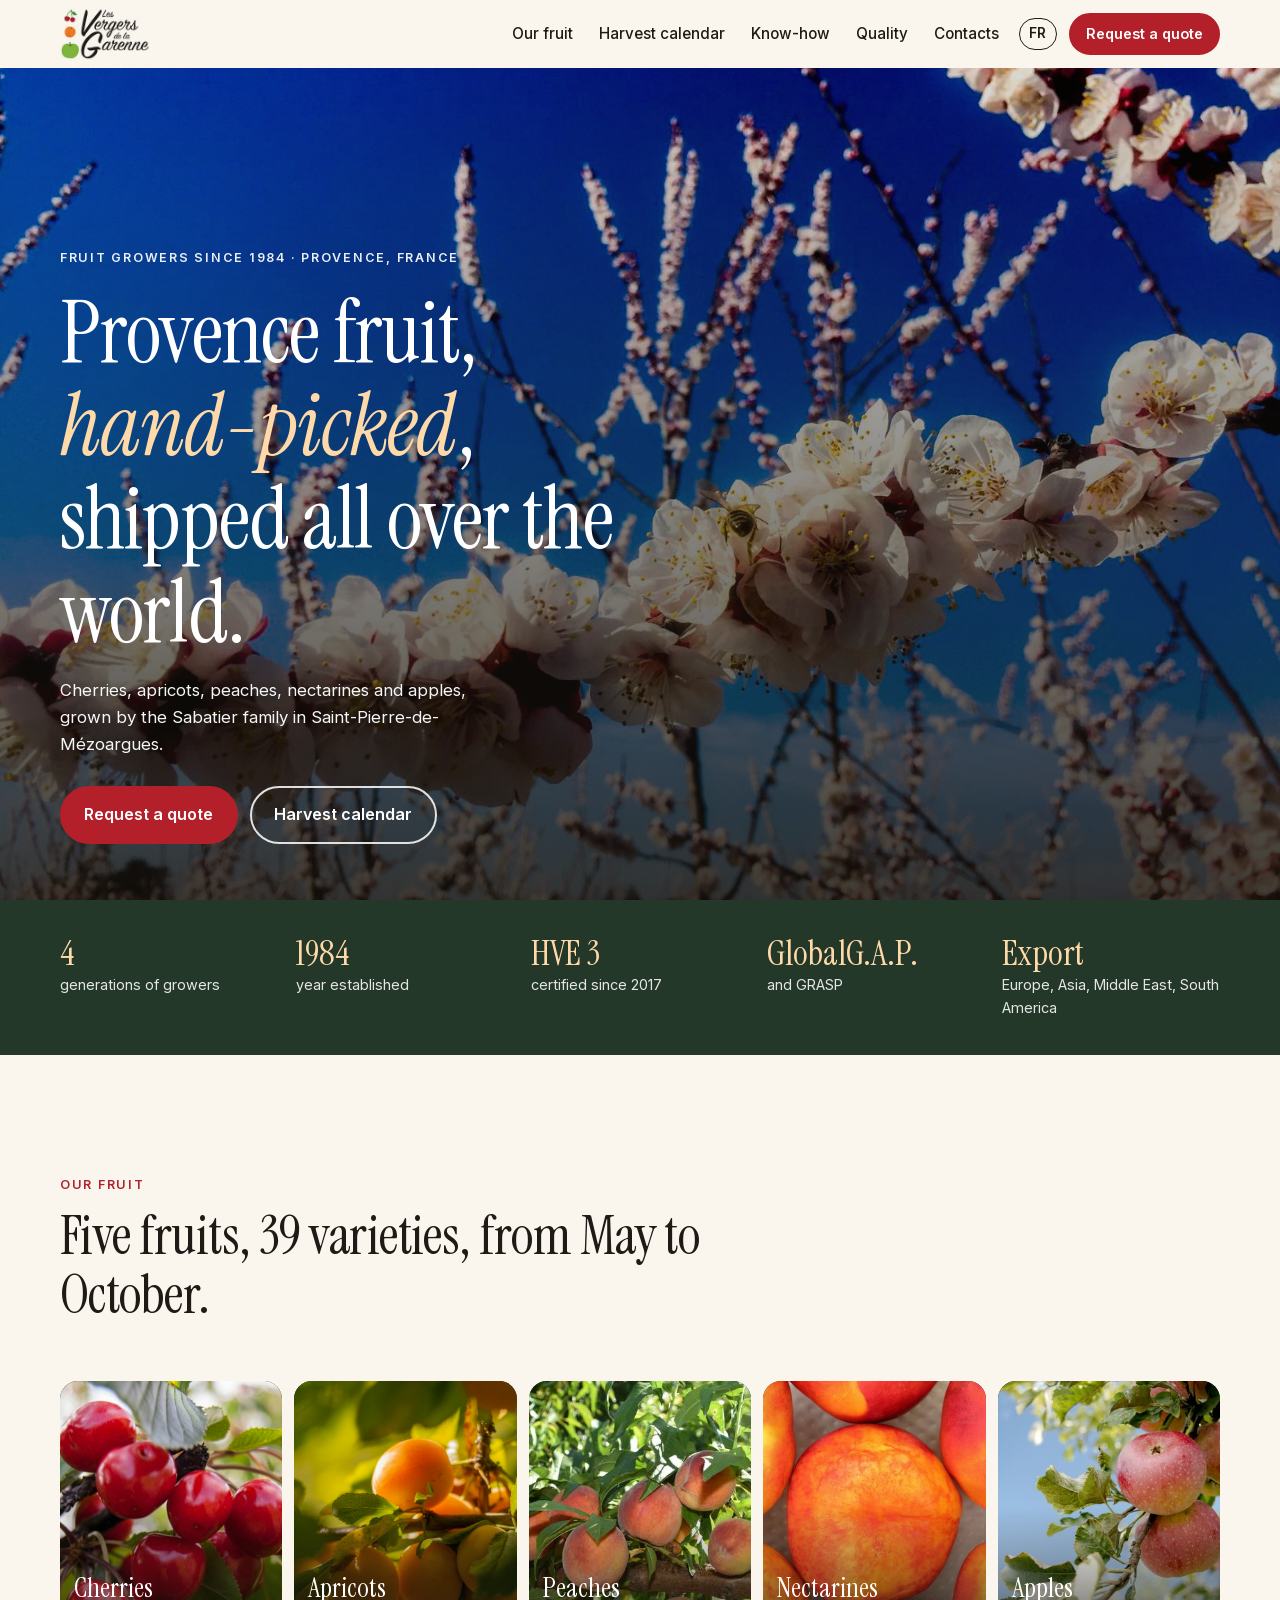
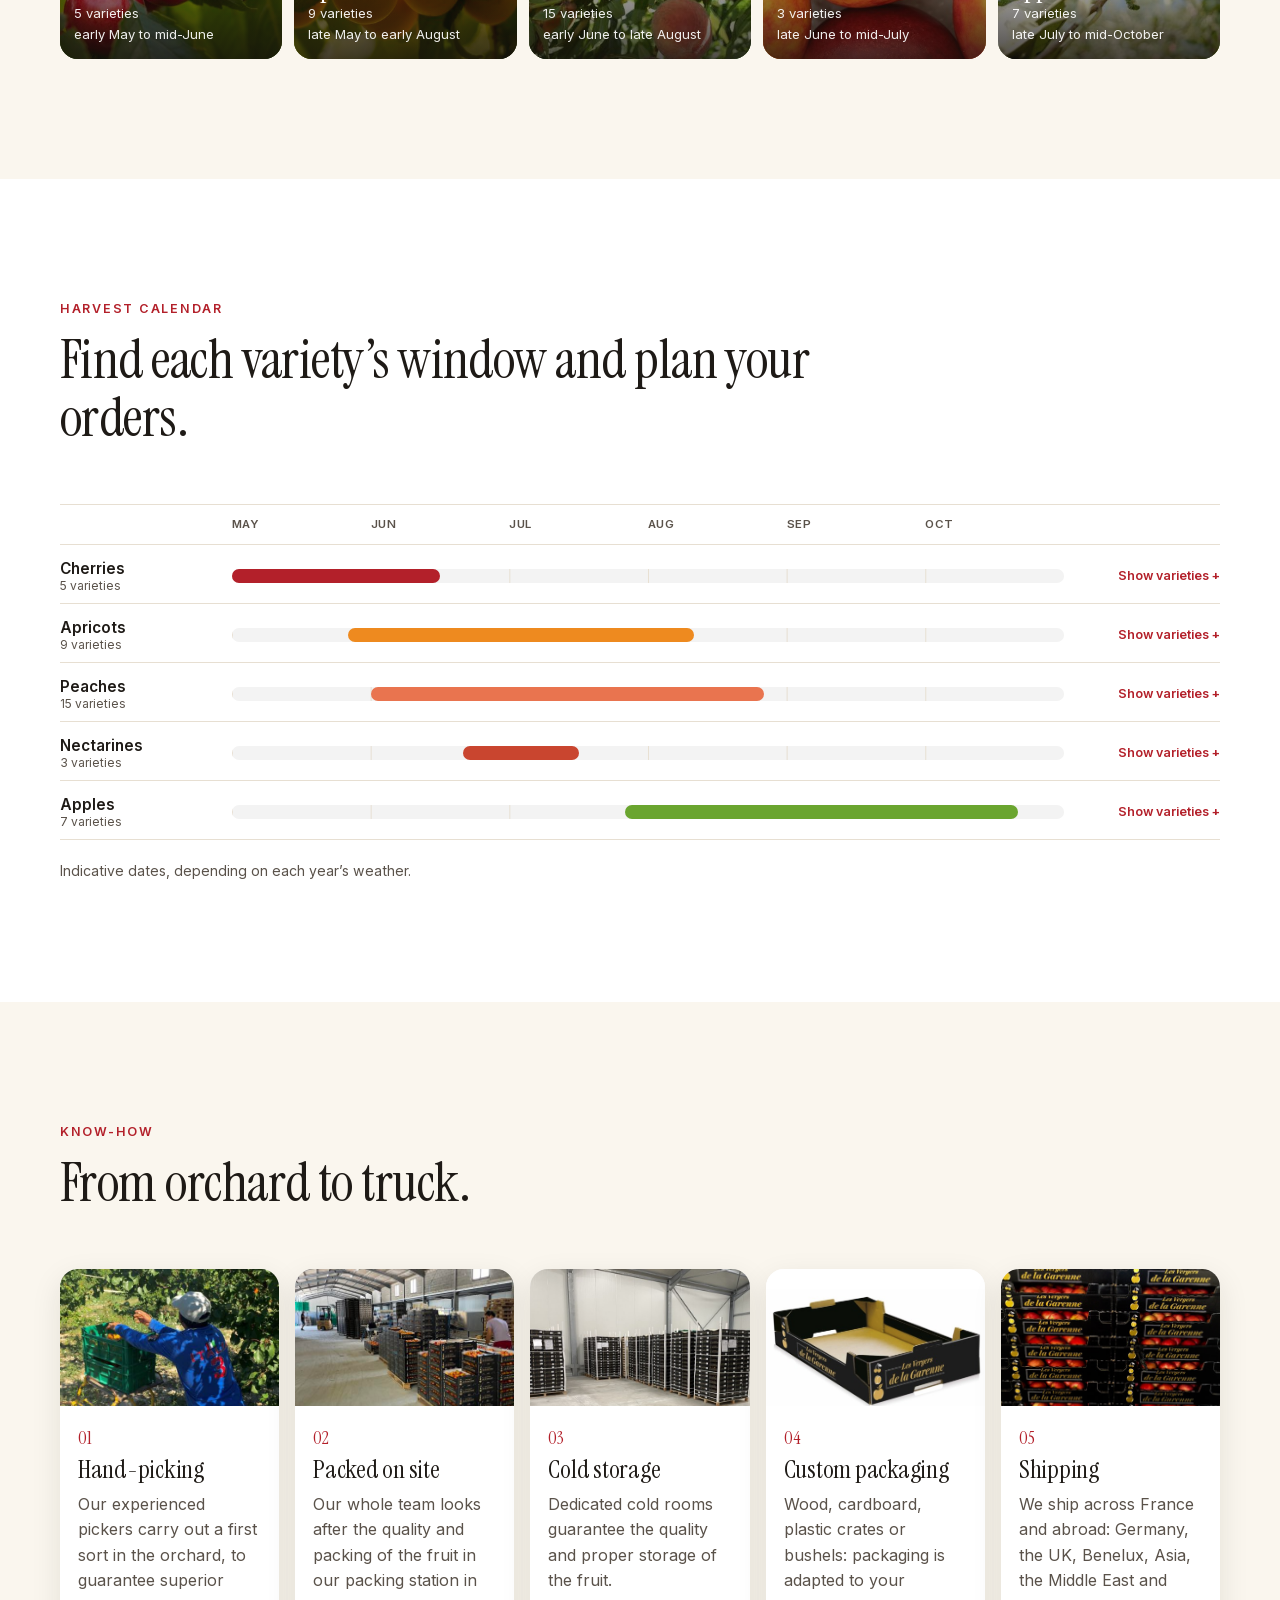
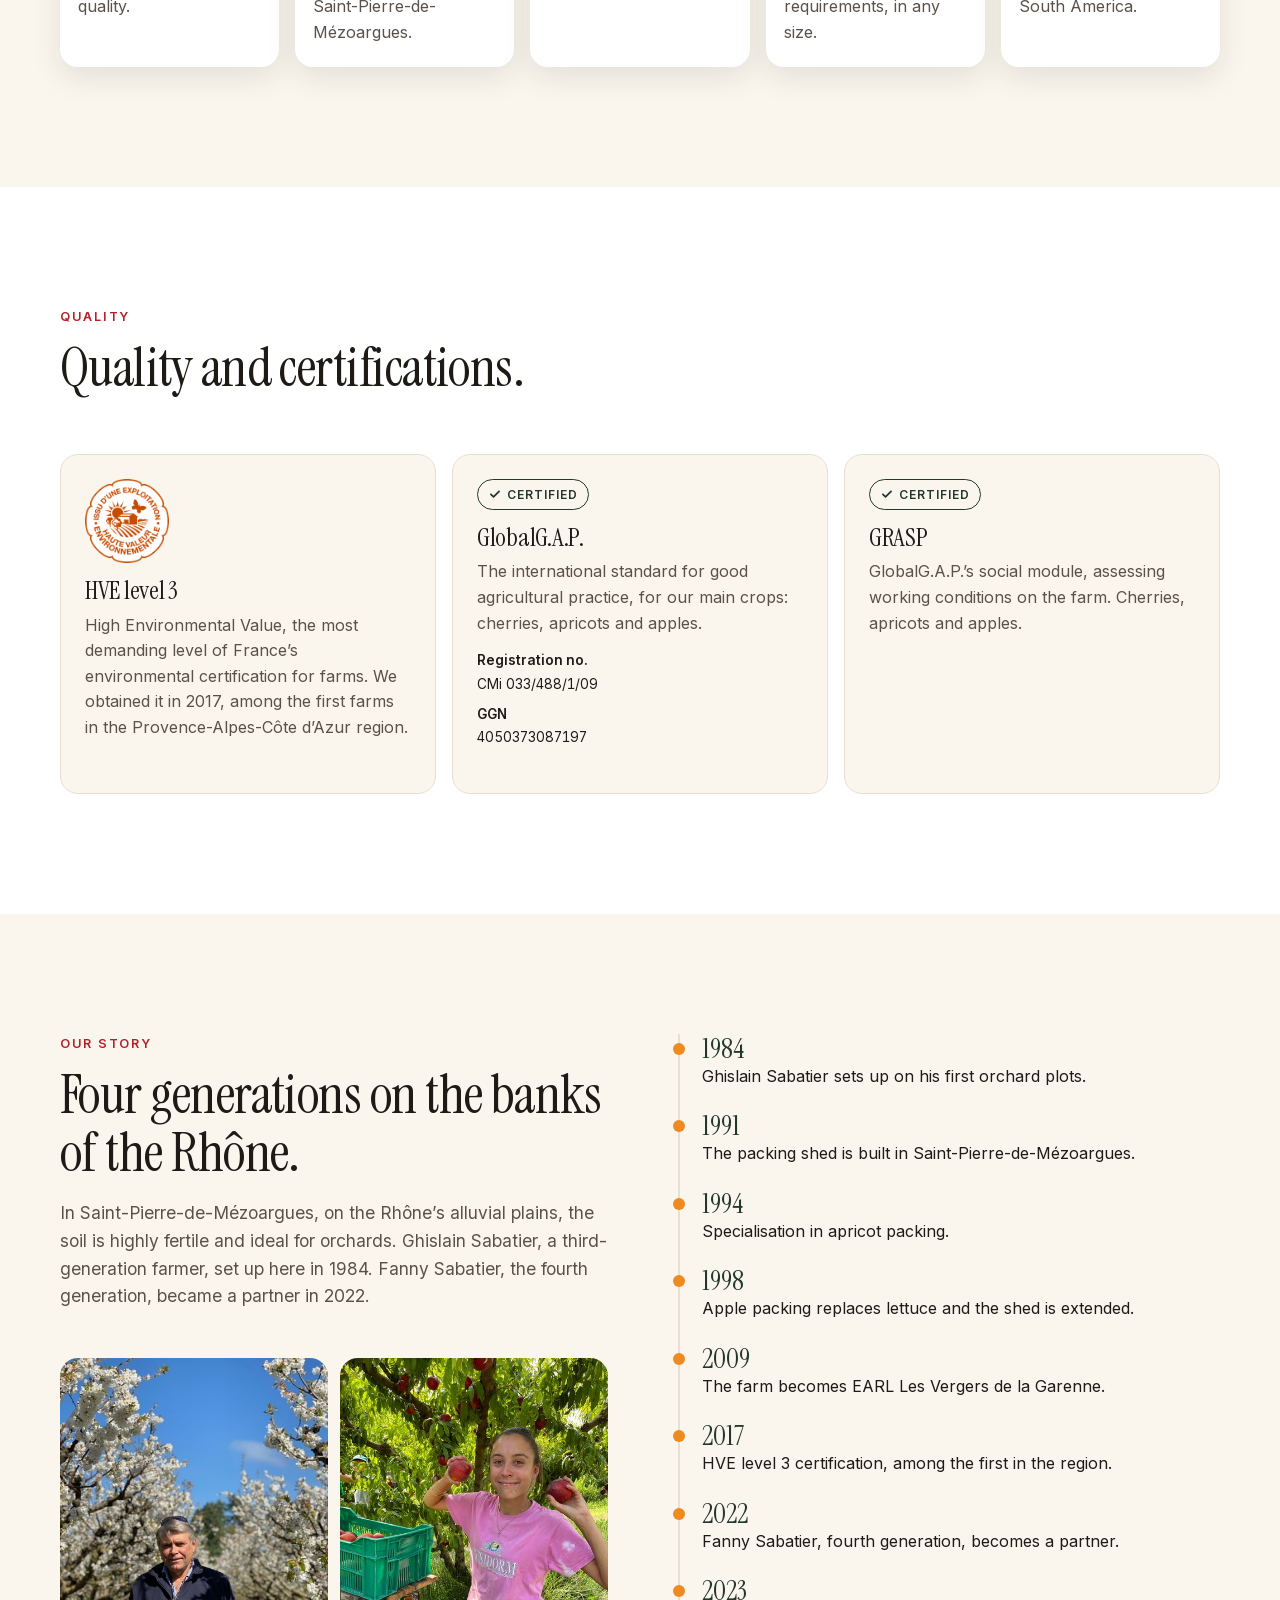
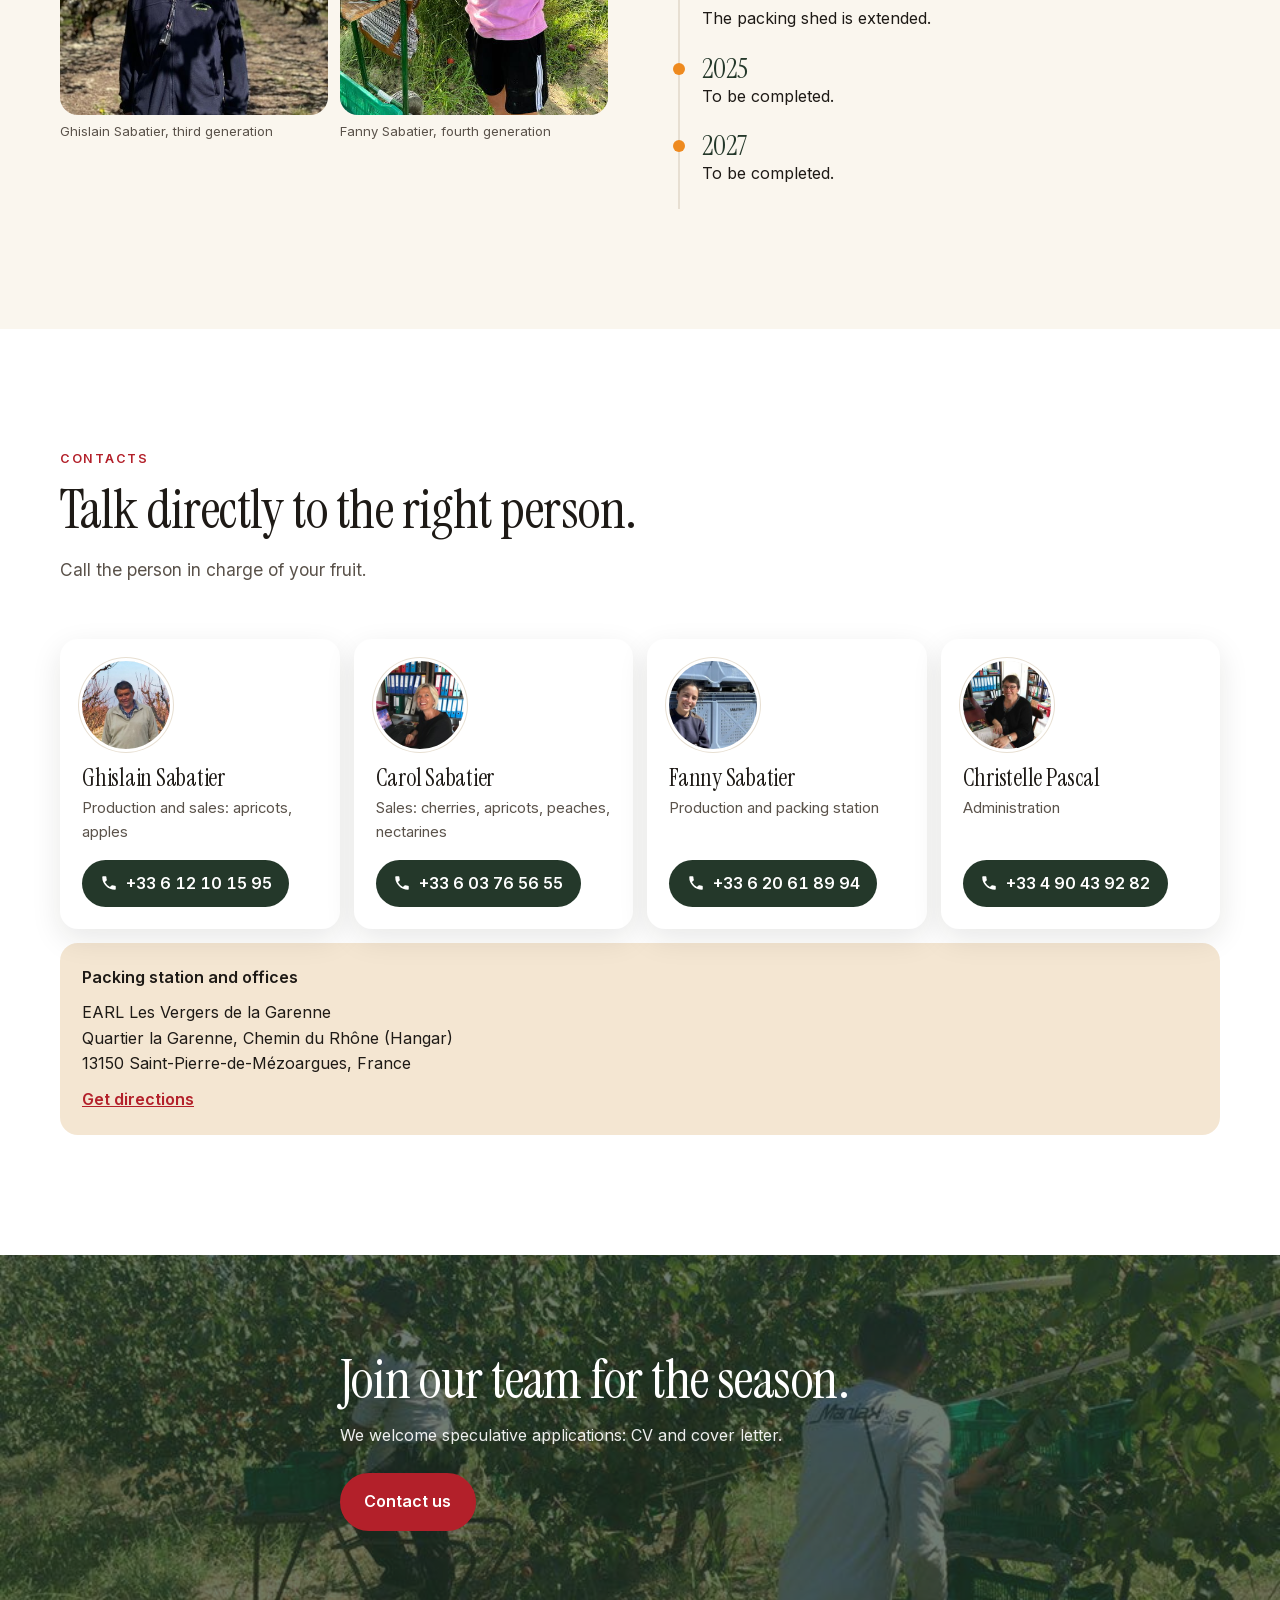
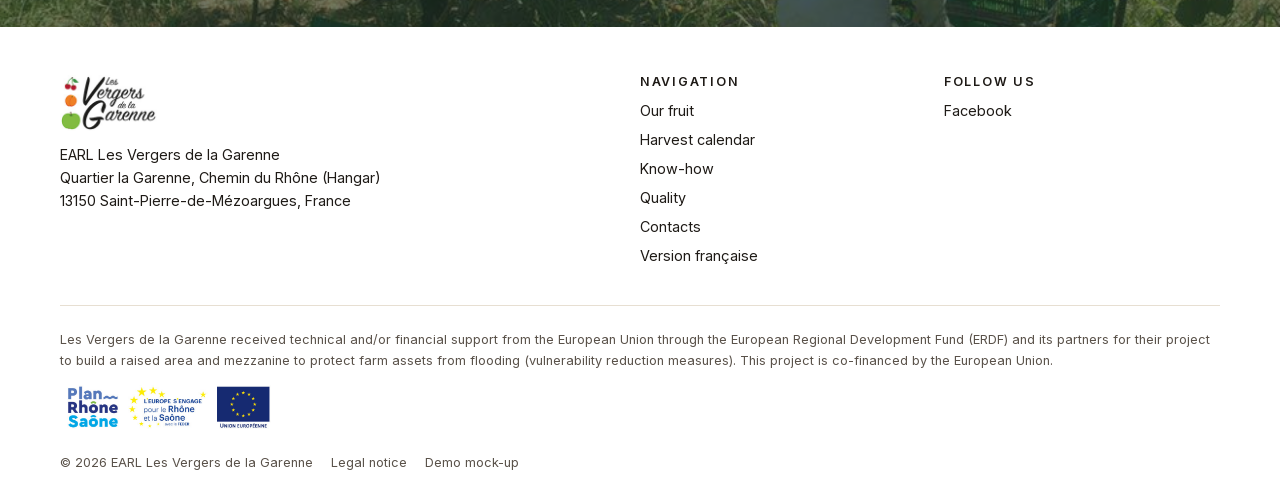
<file: en/index.html>
<!doctype html>
<html lang="en">
<head>
<meta charset="utf-8">
<meta name="viewport" content="width=device-width, initial-scale=1">
<title>Les Vergers de la Garenne | Fruit grower-shipper in Provence, France</title>
<meta name="description" content="Cherries, apricots, peaches, nectarines and apples, hand-picked in Saint-Pierre-de-Mézoargues and shipped across France and worldwide. HVE level 3 and GlobalG.A.P. certified farm.">
<meta name="robots" content="noindex, nofollow">
<meta name="color-scheme" content="light">
<link rel="alternate" hreflang="fr" href="https://gregory-pignolet.github.io/maquette-vg/">
<link rel="alternate" hreflang="en" href="https://gregory-pignolet.github.io/maquette-vg/en/">
<meta property="og:type" content="website">
<meta property="og:site_name" content="Les Vergers de la Garenne">
<meta property="og:title" content="Les Vergers de la Garenne | Fruit grower-shipper in Provence, France">
<meta property="og:description" content="Cherries, apricots, peaches, nectarines and apples, hand-picked in Saint-Pierre-de-Mézoargues and shipped across France and worldwide.">
<meta property="og:url" content="https://gregory-pignolet.github.io/maquette-vg/en/">
<meta property="og:image" content="https://gregory-pignolet.github.io/maquette-vg/assets/og-image.jpg">
<meta property="og:image:width" content="1200">
<meta property="og:image:height" content="630">
<meta property="og:locale" content="en_GB">
<meta name="twitter:card" content="summary_large_image">
<link rel="icon" type="image/svg+xml" href="../assets/favicon.svg">
<link rel="preload" href="../assets/fonts/instrument-serif-regular.woff2" as="font" type="font/woff2" crossorigin>
<link rel="preload" href="../assets/fonts/instrument-serif-italic.woff2" as="font" type="font/woff2" crossorigin>
<link rel="stylesheet" href="../styles.css">
<script>document.documentElement.classList.add('js');setTimeout(function(){if(!window.vgMotion){document.documentElement.classList.remove('js')}},2500)</script>
<script src="../motion.js" defer></script>
</head>
<body>
<a class="skip" href="#contenu">Skip to content</a>

<header class="site-header">
  <div class="wrap header-inner">
    <a class="brand" href="#accueil"><img src="../assets/logo.jpg" alt="Les Vergers de la Garenne" width="200" height="116"></a>
    <button class="burger" type="button" aria-expanded="false" aria-controls="menu"><span class="visually-hidden">Menu</span><span class="burger-bars" aria-hidden="true"></span></button>
    <nav id="menu" class="nav" aria-label="Main navigation">
      <a href="#fruits">Our fruit</a>
      <a href="#calendrier">Harvest calendar</a>
      <a href="#savoir-faire">Know-how</a>
      <a href="#qualite">Quality</a>
      <a href="#contacts">Contacts</a>
    </nav>
    <a class="lang-switch" href="../" hreflang="fr" lang="fr">FR<span class="visually-hidden"> (version française)</span></a>
    <a class="btn btn--small" href="#contacts">Request a quote</a>
  </div>
</header>

<main id="contenu">

<section id="accueil" class="hero">
  <picture><source media="(max-width: 699px)" srcset="../assets/photos/hero-mobile.jpg" width="825" height="1100"><img class="hero-img" src="../assets/photos/hero.jpg" alt="Orchard in spring blossom in Provence, France" width="1632" height="1224" fetchpriority="high"></picture>
  <div class="hero-shade" aria-hidden="true"></div>
  <div class="wrap hero-content">
    <p class="kicker">Fruit growers since 1984 · Provence, France</p>
    <h1>Provence fruit, <em class="nobr">hand-picked</em>, shipped all over the world.</h1>
    <p class="hero-sub">Cherries, apricots, peaches, nectarines and apples, grown by the Sabatier family in Saint-Pierre-de-Mézoargues.</p>
    <div class="hero-ctas">
      <a class="btn" href="#contacts">Request a quote</a>
      <a class="btn btn--ghost" href="#calendrier">Harvest calendar</a>
    </div>
  </div>
</section>

<section id="preuves" class="proofs" aria-label="Key facts">
  <ul class="wrap proofs-list">
    <li class="rv"><strong>4</strong><span>generations of growers</span></li>
    <li class="rv"><strong data-count="1984" data-from="1950">1984</strong><span>year established</span></li>
    <li class="rv"><strong>HVE 3</strong><span>certified since 2017</span></li>
    <li class="rv"><strong>GlobalG.A.P.</strong><span>and GRASP</span></li>
    <li class="rv"><strong>Export</strong><span>Europe, Asia, Middle East, South America</span></li>
  </ul>
</section>

<section id="fruits" class="section">
  <div class="wrap">
    <header class="section-head rv">
      <p class="eyebrow">Our fruit</p>
      <h2>Five fruits, 39 varieties, from May to October.</h2>
    </header>
    <ul class="fruit-grid">
      <li class="fruit-card rv-media"><a href="#calendrier"><img src="../assets/photos/fruit-cerises.jpg" srcset="../assets/photos/fruit-cerises-600.jpg 600w, ../assets/photos/fruit-cerises.jpg 1000w" sizes="(min-width: 1000px) 20vw, (min-width: 700px) 33vw, 100vw" alt="Red cherries on the branch" width="1000" height="666" loading="lazy"><span class="fruit-card-body"><span class="fruit-name">Cherries</span><span class="fruit-meta">5 varieties<br>early May to mid-June</span></span></a></li>
      <li class="fruit-card rv-media"><a href="#calendrier"><img src="../assets/photos/fruit-abricots.jpg" srcset="../assets/photos/fruit-abricots-600.jpg 600w, ../assets/photos/fruit-abricots.jpg 1000w" sizes="(min-width: 1000px) 20vw, (min-width: 700px) 33vw, 50vw" alt="Ripe apricots on the tree" width="1000" height="665" loading="lazy"><span class="fruit-card-body"><span class="fruit-name">Apricots</span><span class="fruit-meta">9 varieties<br>late May to early August</span></span></a></li>
      <li class="fruit-card rv-media"><a href="#calendrier"><img src="../assets/photos/fruit-peches.jpg" srcset="../assets/photos/fruit-peches-600.jpg 600w, ../assets/photos/fruit-peches.jpg 1000w" sizes="(min-width: 1000px) 20vw, (min-width: 700px) 33vw, 50vw" alt="Peaches on the tree" width="1000" height="666" loading="lazy"><span class="fruit-card-body"><span class="fruit-name">Peaches</span><span class="fruit-meta">15 varieties<br>early June to late August</span></span></a></li>
      <li class="fruit-card rv-media"><a href="#calendrier"><img src="../assets/photos/fruit-nectarines.jpg" srcset="../assets/photos/fruit-nectarines-600.jpg 600w, ../assets/photos/fruit-nectarines.jpg 1000w" sizes="(min-width: 1000px) 20vw, (min-width: 700px) 33vw, 50vw" alt="Nectarines" width="1000" height="666" loading="lazy"><span class="fruit-card-body"><span class="fruit-name">Nectarines</span><span class="fruit-meta">3 varieties<br>late June to mid-July</span></span></a></li>
      <li class="fruit-card rv-media"><a href="#calendrier"><img src="../assets/photos/fruit-pommes.jpg" srcset="../assets/photos/fruit-pommes-600.jpg 600w, ../assets/photos/fruit-pommes.jpg 1000w" sizes="(min-width: 1000px) 20vw, (min-width: 700px) 33vw, 50vw" alt="Apples on the tree" width="1000" height="665" loading="lazy"><span class="fruit-card-body"><span class="fruit-name">Apples</span><span class="fruit-meta">7 varieties<br>late July to mid-October</span></span></a></li>
    </ul>
  </div>
</section>

<section id="calendrier" class="section section--paper">
  <div class="wrap">
    <header class="section-head rv">
      <p class="eyebrow">Harvest calendar</p>
      <h2>Find each variety’s window and plan your orders.</h2>
    </header>
    <!-- CALENDRIER:START -->
<div class="cal" role="group" aria-label="Harvest calendar, May to October">
<div class="cal-head" aria-hidden="true"><span class="cal-label"></span><span class="cal-months"><span>May</span><span>Jun</span><span>Jul</span><span>Aug</span><span>Sep</span><span>Oct</span></span></div>
<details class="cal-fruit cal-fruit--cerise">
<summary><span class="cal-row"><span class="cal-label">Cherries <small>5 varieties</small></span><span class="cal-track"><span class="cal-bar" style="grid-column:1 / 10"></span></span><span class="visually-hidden">May 1 to June 15</span><span class="cal-more">Show varieties</span></span></summary>
<ul class="cal-varieties">
<li class="cal-variety"><span class="cal-row"><span class="cal-label">Burlat</span><span class="cal-track"><span class="cal-bar" style="grid-column:1 / 5"></span></span><span class="visually-hidden">May 1 to May 20</span></span></li>
<li class="cal-variety"><span class="cal-row"><span class="cal-label">Folfer</span><span class="cal-track"><span class="cal-bar" style="grid-column:4 / 7"></span></span><span class="visually-hidden">May 16 to May 30</span></span></li>
<li class="cal-variety"><span class="cal-row"><span class="cal-label">Summit</span><span class="cal-track"><span class="cal-bar" style="grid-column:5 / 8"></span></span><span class="visually-hidden">May 21 to June 5</span></span></li>
<li class="cal-variety"><span class="cal-row"><span class="cal-label">Stark-Hardy-Giant</span><span class="cal-track"><span class="cal-bar" style="grid-column:5 / 8"></span></span><span class="visually-hidden">May 21 to June 5</span></span></li>
<li class="cal-variety"><span class="cal-row"><span class="cal-label">Noire de Meched</span><span class="cal-track"><span class="cal-bar" style="grid-column:7 / 10"></span></span><span class="visually-hidden">June 1 to June 15</span></span></li>
</ul></details>
<details class="cal-fruit cal-fruit--abricot">
<summary><span class="cal-row"><span class="cal-label">Apricots <small>9 varieties</small></span><span class="cal-track"><span class="cal-bar" style="grid-column:6 / 21"></span></span><span class="visually-hidden">May 26 to August 10</span><span class="cal-more">Show varieties</span></span></summary>
<ul class="cal-varieties">
<li class="cal-variety"><span class="cal-row"><span class="cal-label">Silvercot</span><span class="cal-track"><span class="cal-bar" style="grid-column:6 / 9"></span></span><span class="visually-hidden">May 26 to June 10</span></span></li>
<li class="cal-variety"><span class="cal-row"><span class="cal-label">Robada</span><span class="cal-track"><span class="cal-bar" style="grid-column:7 / 10"></span></span><span class="visually-hidden">June 1 to June 15</span></span></li>
<li class="cal-variety"><span class="cal-row"><span class="cal-label">Jumbo-Cot</span><span class="cal-track"><span class="cal-bar" style="grid-column:9 / 15"></span></span><span class="visually-hidden">June 11 to July 10</span></span></li>
<li class="cal-variety"><span class="cal-row"><span class="cal-label">Apriqueen</span><span class="cal-track"><span class="cal-bar" style="grid-column:9 / 12"></span></span><span class="visually-hidden">June 11 to June 25</span></span></li>
<li class="cal-variety"><span class="cal-row"><span class="cal-label">Bergarouge</span><span class="cal-track"><span class="cal-bar" style="grid-column:11 / 15"></span></span><span class="visually-hidden">June 21 to July 10</span></span></li>
<li class="cal-variety"><span class="cal-row"><span class="cal-label">Anegat</span><span class="cal-track"><span class="cal-bar" style="grid-column:14 / 17"></span></span><span class="visually-hidden">July 6 to July 20</span></span></li>
<li class="cal-variety"><span class="cal-row"><span class="cal-label">Faralia</span><span class="cal-track"><span class="cal-bar" style="grid-column:14 / 18"></span></span><span class="visually-hidden">July 6 to July 25</span></span></li>
<li class="cal-variety"><span class="cal-row"><span class="cal-label">Farely</span><span class="cal-track"><span class="cal-bar" style="grid-column:16 / 19"></span></span><span class="visually-hidden">July 16 to July 30</span></span></li>
<li class="cal-variety"><span class="cal-row"><span class="cal-label">Farbaly</span><span class="cal-track"><span class="cal-bar" style="grid-column:18 / 21"></span></span><span class="visually-hidden">July 26 to August 10</span></span></li>
</ul></details>
<details class="cal-fruit cal-fruit--peche">
<summary><span class="cal-row"><span class="cal-label">Peaches <small>15 varieties</small></span><span class="cal-track"><span class="cal-bar" style="grid-column:7 / 24"></span></span><span class="visually-hidden">June 1 to August 25</span><span class="cal-more">Show varieties</span></span></summary>
<ul class="cal-varieties">
<li class="cal-variety"><span class="cal-row"><span class="cal-label">Kaoliane <small>white</small></span><span class="cal-track"><span class="cal-bar" style="grid-column:7 / 9"></span></span><span class="visually-hidden">June 1 to June 10</span></span></li>
<li class="cal-variety"><span class="cal-row"><span class="cal-label">Onyx <small>white</small></span><span class="cal-track"><span class="cal-bar" style="grid-column:9 / 11"></span></span><span class="visually-hidden">June 11 to June 20</span></span></li>
<li class="cal-variety"><span class="cal-row"><span class="cal-label">Barbara <small>white</small></span><span class="cal-track"><span class="cal-bar" style="grid-column:10 / 12"></span></span><span class="visually-hidden">June 16 to June 25</span></span></li>
<li class="cal-variety"><span class="cal-row"><span class="cal-label">Caprice <small>white</small></span><span class="cal-track"><span class="cal-bar" style="grid-column:10 / 12"></span></span><span class="visually-hidden">June 16 to June 25</span></span></li>
<li class="cal-variety"><span class="cal-row"><span class="cal-label">Ivoire <small>white</small></span><span class="cal-track"><span class="cal-bar" style="grid-column:11 / 13"></span></span><span class="visually-hidden">June 21 to June 30</span></span></li>
<li class="cal-variety"><span class="cal-row"><span class="cal-label">Elise <small>white</small></span><span class="cal-track"><span class="cal-bar" style="grid-column:13 / 15"></span></span><span class="visually-hidden">July 1 to July 10</span></span></li>
<li class="cal-variety"><span class="cal-row"><span class="cal-label">Whitered <small>white</small></span><span class="cal-track"><span class="cal-bar" style="grid-column:13 / 15"></span></span><span class="visually-hidden">July 1 to July 10</span></span></li>
<li class="cal-variety"><span class="cal-row"><span class="cal-label">Fidelia <small>white</small></span><span class="cal-track"><span class="cal-bar" style="grid-column:14 / 17"></span></span><span class="visually-hidden">July 6 to July 20</span></span></li>
<li class="cal-variety"><span class="cal-row"><span class="cal-label">Summer-Sweet <small>white</small></span><span class="cal-track"><span class="cal-bar" style="grid-column:15 / 18"></span></span><span class="visually-hidden">July 11 to July 25</span></span></li>
<li class="cal-variety"><span class="cal-row"><span class="cal-label">Bellerime <small>white</small></span><span class="cal-track"><span class="cal-bar" style="grid-column:16 / 19"></span></span><span class="visually-hidden">July 16 to July 30</span></span></li>
<li class="cal-variety"><span class="cal-row"><span class="cal-label">Bel-Lady <small>yellow</small></span><span class="cal-track"><span class="cal-bar" style="grid-column:17 / 20"></span></span><span class="visually-hidden">July 21 to August 5</span></span></li>
<li class="cal-variety"><span class="cal-row"><span class="cal-label">Gratia <small>white</small></span><span class="cal-track"><span class="cal-bar" style="grid-column:17 / 20"></span></span><span class="visually-hidden">July 21 to August 5</span></span></li>
<li class="cal-variety"><span class="cal-row"><span class="cal-label">Valentine <small>white</small></span><span class="cal-track"><span class="cal-bar" style="grid-column:19 / 21"></span></span><span class="visually-hidden">August 1 to August 10</span></span></li>
<li class="cal-variety"><span class="cal-row"><span class="cal-label">Couloured <small>white</small></span><span class="cal-track"><span class="cal-bar" style="grid-column:21 / 24"></span></span><span class="visually-hidden">August 11 to August 25</span></span></li>
<li class="cal-variety"><span class="cal-row"><span class="cal-label">Belly <small>yellow</small></span><span class="cal-track"><span class="cal-bar" style="grid-column:21 / 24"></span></span><span class="visually-hidden">August 11 to August 25</span></span></li>
</ul></details>
<details class="cal-fruit cal-fruit--nectarine">
<summary><span class="cal-row"><span class="cal-label">Nectarines <small>3 varieties</small></span><span class="cal-track"><span class="cal-bar" style="grid-column:11 / 16"></span></span><span class="visually-hidden">June 21 to July 15</span><span class="cal-more">Show varieties</span></span></summary>
<ul class="cal-varieties">
<li class="cal-variety"><span class="cal-row"><span class="cal-label">Cristal <small>white</small></span><span class="cal-track"><span class="cal-bar" style="grid-column:11 / 13"></span></span><span class="visually-hidden">June 21 to June 30</span></span></li>
<li class="cal-variety"><span class="cal-row"><span class="cal-label">Pelire <small>yellow</small></span><span class="cal-track"><span class="cal-bar" style="grid-column:11 / 14"></span></span><span class="visually-hidden">June 21 to July 5</span></span></li>
<li class="cal-variety"><span class="cal-row"><span class="cal-label">Magique <small>white</small></span><span class="cal-track"><span class="cal-bar" style="grid-column:13 / 16"></span></span><span class="visually-hidden">July 1 to July 15</span></span></li>
</ul></details>
<details class="cal-fruit cal-fruit--pomme">
<summary><span class="cal-row"><span class="cal-label">Apples <small>7 varieties</small></span><span class="cal-track"><span class="cal-bar" style="grid-column:18 / 35"></span></span><span class="visually-hidden">July 26 to October 20</span><span class="cal-more">Show varieties</span></span></summary>
<ul class="cal-varieties">
<li class="cal-variety"><span class="cal-row"><span class="cal-label">Gala</span><span class="cal-track"><span class="cal-bar" style="grid-column:18 / 24"></span></span><span class="visually-hidden">July 26 to August 25</span></span></li>
<li class="cal-variety"><span class="cal-row"><span class="cal-label">Reine des Reinettes</span><span class="cal-track"><span class="cal-bar" style="grid-column:19 / 26"></span></span><span class="visually-hidden">August 1 to September 5</span></span></li>
<li class="cal-variety"><span class="cal-row"><span class="cal-label">Granny Smith</span><span class="cal-track"><span class="cal-bar" style="grid-column:20 / 31"></span></span><span class="visually-hidden">August 6 to September 30</span></span></li>
<li class="cal-variety"><span class="cal-row"><span class="cal-label">Golden Delicious</span><span class="cal-track"><span class="cal-bar" style="grid-column:21 / 33"></span></span><span class="visually-hidden">August 11 to October 10</span></span></li>
<li class="cal-variety"><span class="cal-row"><span class="cal-label">Red Delicious</span><span class="cal-track"><span class="cal-bar" style="grid-column:23 / 30"></span></span><span class="visually-hidden">August 21 to September 25</span></span></li>
<li class="cal-variety"><span class="cal-row"><span class="cal-label">Story</span><span class="cal-track"><span class="cal-bar" style="grid-column:28 / 33"></span></span><span class="visually-hidden">September 16 to October 10</span></span></li>
<li class="cal-variety"><span class="cal-row"><span class="cal-label">Red Winter</span><span class="cal-track"><span class="cal-bar" style="grid-column:29 / 35"></span></span><span class="visually-hidden">September 21 to October 20</span></span></li>
</ul></details>
</div>
<!-- CALENDRIER:END -->
    <p class="note">Indicative dates, depending on each year’s weather.</p>
  </div>
</section>

<section id="savoir-faire" class="section">
  <div class="wrap">
    <header class="section-head rv">
      <p class="eyebrow">Know-how</p>
      <h2>From orchard to truck.</h2>
    </header>
    <ol class="steps">
      <li class="step rv"><img src="../assets/photos/etape-cueillette.jpg" srcset="../assets/photos/etape-cueillette-600.jpg 510w, ../assets/photos/etape-cueillette.jpg 960w" sizes="(min-width: 1000px) 20vw, (min-width: 700px) 50vw, 100vw" alt="Fruit being picked by hand in the orchard" width="960" height="960" loading="lazy"><div class="step-body"><span class="step-num">01</span><h3>Hand-picking</h3><p>Our experienced pickers carry out a first sort in the orchard, to guarantee superior quality.</p></div></li>
      <li class="step rv"><img src="../assets/photos/etape-conditionnement.jpg" srcset="../assets/photos/etape-conditionnement-600.jpg 600w, ../assets/photos/etape-conditionnement.jpg 1000w" sizes="(min-width: 1000px) 20vw, (min-width: 700px) 50vw, 100vw" alt="Fruit packing in the packing station" width="1000" height="750" loading="lazy"><div class="step-body"><span class="step-num">02</span><h3>Packed on site</h3><p>Our whole team looks after the quality and packing of the fruit in our packing station in Saint-Pierre-de-Mézoargues.</p></div></li>
      <li class="step rv"><img src="../assets/photos/etape-chambres-froides.jpg" srcset="../assets/photos/etape-chambres-froides-600.jpg 600w, ../assets/photos/etape-chambres-froides.jpg 1000w" sizes="(min-width: 1000px) 20vw, (min-width: 700px) 50vw, 100vw" alt="Fruit stored in a cold room" width="1000" height="563" loading="lazy"><div class="step-body"><span class="step-num">03</span><h3>Cold storage</h3><p>Dedicated cold rooms guarantee the quality and proper storage of the fruit.</p></div></li>
      <li class="step rv"><img src="../assets/photos/etape-emballages.jpg" alt="Fruit packed in crates" width="492" height="343" loading="lazy"><div class="step-body"><span class="step-num">04</span><h3>Custom packaging</h3><p>Wood, cardboard, plastic crates or bushels: packaging is adapted to your requirements, in any size.</p></div></li>
      <li class="step rv"><img src="../assets/photos/etape-expedition.jpg" alt="Pallets of fruit ready to ship" width="447" height="596" loading="lazy"><div class="step-body"><span class="step-num">05</span><h3>Shipping</h3><p>We ship across France and abroad: Germany, the UK, Benelux, Asia, the Middle East and South America.</p></div></li>
    </ol>
  </div>
</section>

<section id="qualite" class="section section--paper">
  <div class="wrap">
    <header class="section-head rv">
      <p class="eyebrow">Quality</p>
      <h2>Quality and certifications.</h2>
    </header>
    <div class="quality-grid">
      <article class="quality-card rv">
        <img src="../assets/certifs/hve.png" alt="High Environmental Value logo" width="200" height="200" loading="lazy">
        <h3>HVE level 3</h3>
        <p>High Environmental Value, the most demanding level of France’s environmental certification for farms. We obtained it in 2017, among the first farms in the Provence-Alpes-Côte d’Azur region.</p>
      </article>
      <article class="quality-card rv">
        <span class="badge" aria-hidden="true"><svg viewBox="0 0 24 24" fill="none" stroke="currentColor" stroke-width="3" stroke-linecap="round" stroke-linejoin="round"><path d="M5 12.5l4.5 4.5L19 7.5"/></svg>Certified</span>
        <h3>GlobalG.A.P.</h3>
        <p>The international standard for good agricultural practice, for our main crops: cherries, apricots and apples.</p>
        <dl class="facts"><dt>Registration no.</dt><dd>CMi 033/488/1/09</dd><dt>GGN</dt><dd>4050373087197</dd></dl>
      </article>
      <article class="quality-card rv">
        <span class="badge" aria-hidden="true"><svg viewBox="0 0 24 24" fill="none" stroke="currentColor" stroke-width="3" stroke-linecap="round" stroke-linejoin="round"><path d="M5 12.5l4.5 4.5L19 7.5"/></svg>Certified</span>
        <h3>GRASP</h3>
        <p>GlobalG.A.P.’s social module, assessing working conditions on the farm. Cherries, apricots and apples.</p>
      </article>
    </div>
  </div>
</section>

<section id="histoire" class="section">
  <div class="wrap history-layout">
    <div class="history-col">
      <header class="section-head rv">
        <p class="eyebrow">Our story</p>
        <h2>Four generations on the banks of the Rhône.</h2>
        <p class="lead">In Saint-Pierre-de-Mézoargues, on the Rhône’s alluvial plains, the soil is highly fertile and ideal for orchards. Ghislain Sabatier, a third-generation farmer, set up here in 1984. Fanny Sabatier, the fourth generation, became a partner in 2022.</p>
      </header>
      <div class="history-photos">
        <figure class="history-photo rv"><img class="history-photo-img" src="../assets/photos/histoire-ghislain.jpg" alt="Ghislain Sabatier in an orchard in blossom" width="480" height="640" loading="lazy"><figcaption>Ghislain Sabatier, third generation</figcaption></figure>
        <figure class="history-photo rv"><img class="history-photo-img" src="../assets/photos/histoire-fanny.jpg" alt="Fanny Sabatier in the orchard at harvest time" width="480" height="640" loading="lazy"><figcaption>Fanny Sabatier, fourth generation</figcaption></figure>
      </div>
    </div>
    <ol class="timeline">
      <li class="rv"><strong>1984</strong>Ghislain Sabatier sets up on his first orchard plots.</li>
      <li class="rv"><strong>1991</strong>The packing shed is built in Saint-Pierre-de-Mézoargues.</li>
      <li class="rv"><strong>1994</strong>Specialisation in apricot packing.</li>
      <li class="rv"><strong>1998</strong>Apple packing replaces lettuce and the shed is extended.</li>
      <li class="rv"><strong>2009</strong>The farm becomes EARL Les Vergers de la Garenne.</li>
      <li class="rv"><strong>2017</strong>HVE level 3 certification, among the first in the region.</li>
      <li class="rv"><strong>2022</strong>Fanny Sabatier, fourth generation, becomes a partner.</li>
      <li class="rv"><strong>2023</strong>The packing shed is extended.</li>
      <li class="rv"><strong>2025</strong>To be completed.</li>
      <li class="rv"><strong>2027</strong>To be completed.</li>
    </ol>
  </div>
</section>

<section id="contacts" class="section section--paper">
  <div class="wrap">
    <header class="section-head rv">
      <p class="eyebrow">Contacts</p>
      <h2>Talk directly to the right person.</h2>
      <p class="lead">Call the person in charge of your fruit.</p>
    </header>
    <div class="contact-grid">
      <article class="contact-card rv"><img class="contact-photo" src="../assets/photos/contact-ghislain.jpg" alt="Portrait of Ghislain Sabatier" width="240" height="320" loading="lazy"><h3>Ghislain Sabatier</h3><p class="contact-role">Production and sales: apricots, apples</p><a class="contact-tel" href="tel:+33612101595"><svg viewBox="0 0 24 24" aria-hidden="true" fill="currentColor"><path d="M6.6 10.8a15.1 15.1 0 0 0 6.6 6.6l2.2-2.2a1 1 0 0 1 1-.25 11.4 11.4 0 0 0 3.6.57 1 1 0 0 1 1 1V20a1 1 0 0 1-1 1A17 17 0 0 1 3 4a1 1 0 0 1 1-1h3.5a1 1 0 0 1 1 1c0 1.25.2 2.45.57 3.57a1 1 0 0 1-.25 1z"/></svg>+33 6 12 10 15 95</a></article>
      <article class="contact-card rv"><img class="contact-photo" src="../assets/photos/contact-carol.jpg" alt="Portrait of Carol Sabatier" width="240" height="320" loading="lazy"><h3>Carol Sabatier</h3><p class="contact-role">Sales: cherries, apricots, peaches, nectarines</p><a class="contact-tel" href="tel:+33603765655"><svg viewBox="0 0 24 24" aria-hidden="true" fill="currentColor"><path d="M6.6 10.8a15.1 15.1 0 0 0 6.6 6.6l2.2-2.2a1 1 0 0 1 1-.25 11.4 11.4 0 0 0 3.6.57 1 1 0 0 1 1 1V20a1 1 0 0 1-1 1A17 17 0 0 1 3 4a1 1 0 0 1 1-1h3.5a1 1 0 0 1 1 1c0 1.25.2 2.45.57 3.57a1 1 0 0 1-.25 1z"/></svg>+33 6 03 76 56 55</a></article>
      <article class="contact-card rv"><img class="contact-photo" src="../assets/photos/contact-fanny.jpg" alt="Portrait of Fanny Sabatier" width="240" height="320" loading="lazy"><h3>Fanny Sabatier</h3><p class="contact-role">Production and packing station</p><a class="contact-tel" href="tel:+33620618994"><svg viewBox="0 0 24 24" aria-hidden="true" fill="currentColor"><path d="M6.6 10.8a15.1 15.1 0 0 0 6.6 6.6l2.2-2.2a1 1 0 0 1 1-.25 11.4 11.4 0 0 0 3.6.57 1 1 0 0 1 1 1V20a1 1 0 0 1-1 1A17 17 0 0 1 3 4a1 1 0 0 1 1-1h3.5a1 1 0 0 1 1 1c0 1.25.2 2.45.57 3.57a1 1 0 0 1-.25 1z"/></svg>+33 6 20 61 89 94</a></article>
      <article class="contact-card rv"><img class="contact-photo" src="../assets/photos/contact-christelle.jpg" alt="Portrait of Christelle Pascal" width="240" height="320" loading="lazy"><h3>Christelle Pascal</h3><p class="contact-role">Administration</p><a class="contact-tel" href="tel:+33490439282"><svg viewBox="0 0 24 24" aria-hidden="true" fill="currentColor"><path d="M6.6 10.8a15.1 15.1 0 0 0 6.6 6.6l2.2-2.2a1 1 0 0 1 1-.25 11.4 11.4 0 0 0 3.6.57 1 1 0 0 1 1 1V20a1 1 0 0 1-1 1A17 17 0 0 1 3 4a1 1 0 0 1 1-1h3.5a1 1 0 0 1 1 1c0 1.25.2 2.45.57 3.57a1 1 0 0 1-.25 1z"/></svg>+33 4 90 43 92 82</a></article>
    </div>
    <div class="address-card rv">
      <strong>Packing station and offices</strong>
      <p>EARL Les Vergers de la Garenne<br>Quartier la Garenne, Chemin du Rhône (Hangar)<br>13150 Saint-Pierre-de-Mézoargues, France</p>
      <a href="https://www.openstreetmap.org/directions?to=Chemin%20du%20Rh%C3%B4ne%2C%20Saint-Pierre-de-M%C3%A9zoargues%2C%2013150%2C%20France#map=13/43.8610/4.6472" target="_blank" rel="noopener">Get directions</a>
    </div>
  </div>
</section>

<section id="recrutement" class="recruit">
  <img src="../assets/photos/recrutement.jpg" srcset="../assets/photos/recrutement-600.jpg 510w, ../assets/photos/recrutement.jpg 960w" sizes="100vw" alt="" width="960" height="720" loading="lazy">
  <div class="wrap recruit-inner rv">
    <h2>Join our team for the season.</h2>
    <p>We welcome speculative applications: CV and cover letter.</p>
    <a class="btn" href="#contacts">Contact us</a>
  </div>
</section>

</main>

<footer class="site-footer">
  <div class="wrap">
    <div class="footer-grid">
      <div>
        <img class="footer-logo" src="../assets/logo.jpg" alt="Les Vergers de la Garenne" width="200" height="116" loading="lazy">
        <p>EARL Les Vergers de la Garenne<br>Quartier la Garenne, Chemin du Rhône (Hangar)<br>13150 Saint-Pierre-de-Mézoargues, France</p>
      </div>
      <div>
        <h3>Navigation</h3>
        <ul><li><a href="#fruits">Our fruit</a></li><li><a href="#calendrier">Harvest calendar</a></li><li><a href="#savoir-faire">Know-how</a></li><li><a href="#qualite">Quality</a></li><li><a href="#contacts">Contacts</a></li><li><a href="../" hreflang="fr" lang="fr">Version française</a></li></ul>
      </div>
      <div>
        <h3>Follow us</h3>
        <ul><li><a href="https://www.facebook.com/fruitsdeprovence" target="_blank" rel="noopener">Facebook</a></li></ul>
      </div>
    </div>
    <div class="feder">
      <p>Les Vergers de la Garenne received technical and/or financial support from the European Union through the European Regional Development Fund (ERDF) and its partners for their project to build a raised area and mezzanine to protect farm assets from flooding (vulnerability reduction measures). This project is co-financed by the European Union.</p>
      <div class="feder-logos">
        <img src="../assets/feder/logos-feder.jpg" alt="Rhône-Saône Plan, Europe is committed to the Rhône and the Saône with the ERDF, European Union" width="720" height="150" loading="lazy">
      </div>
    </div>
    <p class="legal"><span>© 2026 EARL Les Vergers de la Garenne</span><span>Legal notice</span><span>Demo mock-up</span></p>
  </div>
</footer>
</body>
</html>
</file>
<file: styles.css>
/* Les Vergers de la Garenne : maquette (FR/EN). Mobile d'abord. */
@font-face { font-family: "Instrument Serif"; src: url(assets/fonts/instrument-serif-regular.woff2) format("woff2"); font-weight: 400; font-style: normal; font-display: swap; }
@font-face { font-family: "Instrument Serif"; src: url(assets/fonts/instrument-serif-italic.woff2) format("woff2"); font-weight: 400; font-style: italic; font-display: swap; }
@font-face { font-family: "Inter"; src: url(assets/fonts/inter-var.woff2) format("woff2"); font-weight: 400 600; font-style: normal; font-display: swap; }

:root {
  color-scheme: light;
  --cream: #FAF6EE;
  --paper: #FFFFFF;
  --ink: #1E1A16;
  --ink-soft: #5A524A;
  --line: #E7DFD2;
  --cherry: #B3202A;
  --cherry-dark: #8E1820;
  --apricot: #EE8A1F;
  --peach: #E9744F;
  --nectarine: #C9452F;
  --apple: #6AA52F;
  --leaf: #24382A;
  --sand: #F4E6D2;
  --serif: "Instrument Serif", Georgia, "Times New Roman", serif;
  --sans: "Inter", system-ui, -apple-system, "Segoe UI", Roboto, sans-serif;
  --radius: 18px;
  --header-h: 68px;
  --shadow: 0 10px 30px rgba(30, 26, 22, .10);
}

*, *::before, *::after { box-sizing: border-box; }
html { scroll-behavior: smooth; -webkit-text-size-adjust: 100%; }
body { margin: 0; background: var(--cream); color: var(--ink); font-family: var(--sans); font-size: 1rem; line-height: 1.6; overflow-x: hidden; }
img { display: block; max-width: 100%; height: auto; }
a { color: inherit; }
h1, h2, h3 { font-family: var(--serif); font-weight: 400; line-height: 1.08; margin: 0; letter-spacing: -.01em; }
h2 { font-size: clamp(2rem, 5.5vw, 3.4rem); }
h3 { font-size: 1.6rem; }
p { margin: 0; }
ul, ol { margin: 0; padding: 0; list-style: none; }
section[id], main[id] { scroll-margin-top: calc(var(--header-h) + 8px); }

.wrap { width: 100%; max-width: 1200px; margin-inline: auto; padding-inline: 20px; }
.visually-hidden { position: absolute !important; width: 1px; height: 1px; overflow: hidden; clip: rect(0 0 0 0); clip-path: inset(50%); white-space: nowrap; }
.skip { position: absolute; left: 12px; top: -60px; z-index: 100; background: var(--ink); color: #fff; padding: 10px 14px; border-radius: 8px; }
.skip:focus { top: 12px; }
:focus-visible { outline: 3px solid var(--cherry); outline-offset: 3px; }
.hero :focus-visible, .proofs :focus-visible, .recruit :focus-visible { outline-color: #FFD9A8; }

/* Boutons */
.btn { display: inline-flex; align-items: center; justify-content: center; gap: .5em; padding: .9em 1.4em; border-radius: 999px; background: var(--cherry); color: #fff; font-weight: 600; text-decoration: none; border: 2px solid var(--cherry); transition: background .2s, transform .2s; }
.btn:hover { background: var(--cherry-dark); border-color: var(--cherry-dark); transform: translateY(-1px); }
.btn--ghost { background: transparent; border-color: rgba(255, 255, 255, .85); color: #fff; }
.btn--ghost:hover { background: rgba(255, 255, 255, .14); border-color: #fff; }
.btn--small { padding: .55em 1.05em; font-size: .9rem; }

/* En-tête */
.site-header { position: sticky; top: 0; z-index: 50; background: var(--cream); transition: box-shadow .2s; }
.site-header.is-scrolled { box-shadow: 0 2px 18px rgba(30, 26, 22, .08); }
.header-inner { display: flex; align-items: center; gap: 12px; min-height: var(--header-h); }
.brand img { height: 46px; width: auto; mix-blend-mode: multiply; }
.brand { margin-right: auto; }
.nav { display: none; }
.nav a { text-decoration: none; font-weight: 500; font-size: .95rem; }
.nav a:hover { color: var(--cherry); }
.lang-switch { font-weight: 600; font-size: .85rem; text-decoration: none; border: 1.5px solid var(--ink); border-radius: 999px; padding: .3em .7em; }
.lang-switch:hover { background: var(--ink); color: var(--cream); }
.header-inner > .btn--small { display: none; }
.burger { order: 10; display: inline-flex; align-items: center; justify-content: center; width: 44px; height: 44px; border: 0; background: transparent; cursor: pointer; padding: 0; }
.burger-bars, .burger-bars::before, .burger-bars::after { display: block; width: 22px; height: 2px; background: var(--ink); border-radius: 2px; transition: transform .25s, opacity .25s; }
.burger-bars { position: relative; }
.burger-bars::before, .burger-bars::after { content: ""; position: absolute; left: 0; }
.burger-bars::before { top: -7px; }
.burger-bars::after { top: 7px; }
.menu-open .burger-bars { background: transparent; }
.menu-open .burger-bars::before { transform: translateY(7px) rotate(45deg); }
.menu-open .burger-bars::after { transform: translateY(-7px) rotate(-45deg); }
.menu-open .nav { display: flex; flex-direction: column; position: absolute; left: 0; right: 0; top: var(--header-h); background: var(--cream); padding: 8px 20px 20px; box-shadow: 0 12px 24px rgba(30, 26, 22, .08); }
.menu-open .nav a { padding: 14px 0; border-bottom: 1px solid var(--line); font-size: 1.1rem; }
html:not(.js) .burger { display: none; }
html:not(.js) .nav { display: flex; flex-wrap: wrap; gap: 6px 16px; width: 100%; order: 5; padding-bottom: 12px; }
html:not(.js) .header-inner { flex-wrap: wrap; }

/* Hero */
.hero { position: relative; min-height: calc(100svh - var(--header-h)); display: flex; align-items: flex-end; color: #fff; overflow: hidden; background: var(--leaf); }
.hero-img { position: absolute; inset: 0; width: 100%; height: 100%; object-fit: cover; }
.hero-shade { position: absolute; inset: 0; background: linear-gradient(180deg, rgba(20, 16, 12, .15) 0%, rgba(20, 16, 12, .42) 40%, rgba(20, 16, 12, .82) 100%); }
.hero-content { position: relative; padding-block: 48px 56px; }
.kicker { font-size: .78rem; font-weight: 600; letter-spacing: .14em; text-transform: uppercase; margin-bottom: 18px; opacity: .92; }
.hero h1 { font-size: clamp(2.5rem, 9vw, 5.4rem); max-width: 16ch; }
.hero h1 em { font-style: italic; color: #FFD9A8; }
.hero-sub { margin-top: 18px; max-width: 46ch; font-size: 1.05rem; opacity: .96; text-shadow: 0 1px 12px rgba(0, 0, 0, .45); }
.nobr { white-space: nowrap; }
.hero-ctas { display: flex; flex-wrap: wrap; gap: 12px; margin-top: 28px; }

/* Bandeau preuves */
.proofs { background: var(--leaf); color: #fff; padding-block: 36px; }
.proofs-list { display: grid; grid-template-columns: 1fr 1fr; gap: 26px 18px; }
.proofs-list li { display: flex; flex-direction: column; gap: 2px; }
.proofs-list li:last-child { grid-column: 1 / -1; }
.proofs-list strong { font-family: var(--serif); font-weight: 400; font-size: 2.2rem; line-height: 1; color: #FFD9A8; }
.proofs-list span { font-size: .9rem; opacity: .88; }

/* Sections */
.section { padding-block: clamp(64px, 11vw, 120px); }
.section--paper { background: var(--paper); }
.section-head { max-width: 760px; margin-bottom: clamp(32px, 6vw, 56px); }
.eyebrow { font-size: .78rem; font-weight: 600; letter-spacing: .14em; text-transform: uppercase; color: var(--cherry); margin-bottom: 12px; }
.section-head p.lead { margin-top: 16px; color: var(--ink-soft); font-size: 1.08rem; }
.note { margin-top: 20px; font-size: .88rem; color: var(--ink-soft); }

/* Fruits */
.fruit-grid { display: grid; grid-template-columns: 1fr 1fr; gap: 12px; }
.fruit-grid > li:first-child { grid-column: 1 / -1; }
.fruit-card a { position: relative; display: block; border-radius: var(--radius); overflow: hidden; aspect-ratio: 4 / 5; text-decoration: none; color: #fff; background: var(--leaf); }
.fruit-grid > li:first-child .fruit-card a, .fruit-grid > li:first-child a { aspect-ratio: 16 / 10; }
.fruit-card img { position: absolute; inset: 0; width: 100%; height: 100%; object-fit: cover; transition: transform .6s ease; }
.fruit-card a::after { content: ""; position: absolute; inset: 0; background: linear-gradient(180deg, transparent 45%, rgba(20, 16, 12, .75)); }
.fruit-card a:hover img { transform: scale(1.05); }
.fruit-card-body { position: absolute; left: 14px; right: 14px; bottom: 14px; z-index: 1; display: flex; flex-direction: column; }
.fruit-name { font-family: var(--serif); font-size: 1.7rem; line-height: 1.1; }
.fruit-meta { font-size: .82rem; opacity: .92; }

/* Calendrier (HTML généré par tools/gen_calendrier.py) */
.cal { --label: 6.6rem; border-top: 1px solid var(--line); }
.cal-head, .cal-row { display: grid; grid-template-columns: var(--label) minmax(0, 1fr); align-items: center; column-gap: 12px; }
.cal-head { padding: 10px 0; border-bottom: 1px solid var(--line); position: sticky; top: var(--header-h); z-index: 2; background: var(--paper); }
.cal-months { display: grid; grid-template-columns: repeat(6, minmax(0, 1fr)); white-space: nowrap; font-size: .72rem; font-weight: 600; color: var(--ink-soft); text-transform: uppercase; letter-spacing: .04em; }
.cal-fruit { border-bottom: 1px solid var(--line); }
.cal-fruit > summary { list-style: none; cursor: pointer; padding: 14px 0 10px; }
.cal-fruit > summary::-webkit-details-marker { display: none; }
.cal-label { font-weight: 600; font-size: .95rem; line-height: 1.25; }
.cal-label small { display: block; font-weight: 400; font-size: .75rem; color: var(--ink-soft); }
.cal-track { display: grid; grid-template-columns: repeat(36, minmax(0, 1fr)); height: 14px; border-radius: 999px; background-color: rgba(30, 26, 22, .05); background-image: linear-gradient(to right, var(--line) 1px, transparent 1px); background-size: calc(100% / 6) 100%; }
.cal-bar { display: block; height: 100%; border-radius: 999px; background: var(--fruit, var(--apricot)); }
.cal-more { grid-column: 2; font-size: .78rem; font-weight: 600; color: var(--cherry); margin-top: 6px; }
.cal-more::after { content: " +"; }
.cal-fruit[open] .cal-more::after { content: " −"; }
.cal-varieties { padding: 0 0 14px; }
.cal-variety .cal-row { padding: 5px 0; }
.cal-variety .cal-label { font-weight: 500; font-size: .82rem; }
.cal-variety .cal-label small { display: inline; }
.cal-variety .cal-track { height: 9px; }
.cal-variety .cal-bar { opacity: .7; }
.cal-fruit--cerise { --fruit: var(--cherry); }
.cal-fruit--abricot { --fruit: var(--apricot); }
.cal-fruit--peche { --fruit: var(--peach); }
.cal-fruit--nectarine { --fruit: var(--nectarine); }
.cal-fruit--pomme { --fruit: var(--apple); }

@media (max-width: 399px) {
  .cal { --label: 5.6rem; }
  .cal-months { font-size: .62rem; letter-spacing: 0; }
}

/* Savoir-faire */
.steps { display: grid; gap: 16px; counter-reset: step; }
.step { background: var(--paper); border-radius: var(--radius); overflow: hidden; box-shadow: var(--shadow); }
.step img { width: 100%; aspect-ratio: 16 / 10; object-fit: cover; }
.step-body { padding: 18px 18px 22px; }
.step-num { display: inline-block; font-family: var(--serif); font-size: 1.1rem; color: var(--cherry); margin-bottom: 4px; }
.step h3 { margin-bottom: 8px; }
.step p { color: var(--ink-soft); }

/* Qualité */
.quality-grid { display: grid; gap: 16px; }
.quality-card { background: var(--cream); border: 1px solid var(--line); border-radius: var(--radius); padding: 24px; }
.quality-card img { width: 84px; height: 84px; margin-bottom: 14px; }
.badge { display: inline-flex; align-items: center; gap: .4em; font-size: .75rem; font-weight: 600; letter-spacing: .08em; text-transform: uppercase; color: var(--leaf); border: 1.5px solid var(--leaf); border-radius: 999px; padding: .4em .85em; margin-bottom: 14px; }
.badge svg { width: 14px; height: 14px; flex: none; }
.quality-card h3 { margin-bottom: 8px; }
.quality-card p { color: var(--ink-soft); }
.facts { margin-top: 14px; font-size: .85rem; display: grid; gap: 2px; }
.facts dt { font-weight: 600; }
.facts dd { margin: 0 0 6px; font-variant-numeric: tabular-nums; }

/* Histoire */
.history-intro { max-width: 62ch; color: var(--ink-soft); font-size: 1.05rem; margin-bottom: 36px; }
.history-photos { display: grid; grid-template-columns: 1fr 1fr; gap: 12px; margin: -8px 0 40px; }
.history-photo { margin: 0; }
.history-photo img { width: 100%; height: auto; aspect-ratio: 3 / 4; object-fit: cover; border-radius: var(--radius); }
.history-photo figcaption { margin-top: 8px; font-size: .82rem; color: var(--ink-soft); line-height: 1.35; }
.timeline { border-left: 2px solid var(--line); margin-left: 6px; }
.timeline li { position: relative; padding: 0 0 22px 22px; }
.timeline li::before { content: ""; position: absolute; left: -7px; top: .55em; width: 12px; height: 12px; border-radius: 50%; background: var(--apricot); }
.timeline strong { display: block; font-family: var(--serif); font-weight: 400; font-size: 1.7rem; line-height: 1.1; color: var(--leaf); }

/* Contacts */
.contact-grid { display: grid; gap: 14px; }
.contact-card { background: var(--paper); border-radius: var(--radius); padding: 22px; box-shadow: var(--shadow); display: flex; flex-direction: column; gap: 6px; }
.contact-photo { width: 88px; height: 88px; border-radius: 50%; object-fit: cover; object-position: 50% 22%; margin-bottom: 10px; box-shadow: 0 0 0 3px var(--paper), 0 0 0 4px var(--line); }
.contact-card h3 { font-size: 1.5rem; }
.contact-role { color: var(--ink-soft); font-size: .92rem; flex: 1; }
.contact-tel { margin-top: 10px; align-self: flex-start; display: inline-flex; white-space: nowrap; align-items: center; gap: .5em; background: var(--leaf); color: #fff; text-decoration: none; font-weight: 600; padding: .65em 1.1em; border-radius: 999px; font-variant-numeric: tabular-nums; }
.contact-tel:hover { background: var(--ink); }
.contact-tel svg { width: 18px; height: 18px; flex: none; }
.address-card { margin-top: 14px; background: var(--sand); border-radius: var(--radius); padding: 22px; display: flex; flex-direction: column; gap: 10px; }
.address-card a { font-weight: 600; color: var(--cherry); }

/* Recrutement */
.recruit { position: relative; color: #fff; overflow: hidden; background: var(--leaf); }
.recruit img { position: absolute; inset: 0; width: 100%; height: 100%; object-fit: cover; opacity: .35; }
.recruit-inner { position: relative; padding-block: clamp(56px, 10vw, 96px); max-width: 640px; }
.recruit h2 { margin-bottom: 14px; }
.recruit p { margin-bottom: 24px; opacity: .92; }

/* Pied de page */
.site-footer { background: var(--paper); padding-block: 48px 28px; font-size: .9rem; }
.footer-grid { display: grid; gap: 28px; }
.footer-grid img.footer-logo { height: 56px; width: 97px; margin-bottom: 12px; mix-blend-mode: multiply; }
.footer-grid h3 { font-family: var(--sans); font-size: .78rem; font-weight: 600; letter-spacing: .14em; text-transform: uppercase; margin-bottom: 10px; }
.footer-grid li { margin-bottom: 6px; }
.footer-grid a { text-decoration: none; }
.footer-grid a:hover { color: var(--cherry); }
.feder { margin-top: 32px; padding-top: 24px; border-top: 1px solid var(--line); color: var(--ink-soft); font-size: .8rem; }
.feder-logos { display: flex; flex-wrap: wrap; align-items: center; gap: 18px; margin-top: 14px; }
.feder-logos img { height: 44px; width: 211px; max-width: 100%; object-fit: contain; object-position: left; }
.legal { margin-top: 24px; display: flex; flex-wrap: wrap; gap: 6px 18px; color: var(--ink-soft); font-size: .8rem; }

@media print {
  html.js .rv, html.js .rv-media { opacity: 1 !important; transform: none !important; }
  .site-header { position: static; }
}

/* Révélations (masquées seulement si JavaScript est actif) */
html.js .rv { opacity: 0; transform: translateY(18px); transition: opacity .7s ease, transform .7s ease; }
html.js .rv-media { opacity: 0; transform: scale(.97); transition: opacity .8s ease, transform .8s ease; }
html.js .rv.in, html.js .rv-media.in { opacity: 1; transform: none; }
@media (prefers-reduced-motion: reduce) {
  html { scroll-behavior: auto; }
  html.js .rv, html.js .rv-media { opacity: 1; transform: none; transition: none; }
  .fruit-card img { transition: none; }
}

/* Tablette */
@media (min-width: 700px) {
  .fruit-grid { grid-template-columns: repeat(3, 1fr); }
  .fruit-grid > li:first-child { grid-column: span 1; }
  .fruit-grid > li:first-child a { aspect-ratio: 4 / 5; }
  .steps { grid-template-columns: repeat(2, 1fr); }
  .quality-grid { grid-template-columns: repeat(3, 1fr); }
  .contact-grid { grid-template-columns: repeat(2, 1fr); }
  .proofs-list { grid-template-columns: repeat(5, 1fr); }
  .proofs-list li:last-child { grid-column: auto; }
  .cal { --label: 10rem; }
  .cal-row { grid-template-columns: var(--label) minmax(0, 1fr) 9rem; }
  .cal-head { grid-template-columns: var(--label) minmax(0, 1fr) 9rem; }
  .cal-more { grid-column: 3; margin-top: 0; text-align: right; }
  .footer-grid { grid-template-columns: 2fr 1fr 1fr; }
}

/* Ordinateur */
@media (min-width: 1000px) {
  .burger { display: none; }
  .nav { display: flex; gap: 26px; margin-right: 8px; }
  .menu-open .nav { position: static; flex-direction: row; padding: 0; box-shadow: none; background: transparent; }
  .header-inner > .btn--small { display: inline-flex; }
  .brand img { height: 52px; }
  .fruit-grid { grid-template-columns: repeat(5, 1fr); }
  .steps { grid-template-columns: repeat(5, 1fr); }
  .history-layout { display: grid; grid-template-columns: 1fr 1fr; gap: 64px; align-items: start; }
}

/* Grand écran : 4 contacts par ligne (en dessous, 2 : les numéros EN tiennent sur une ligne) */
@media (min-width: 1200px) {
  .contact-grid { grid-template-columns: repeat(4, 1fr); }
}
</file>
